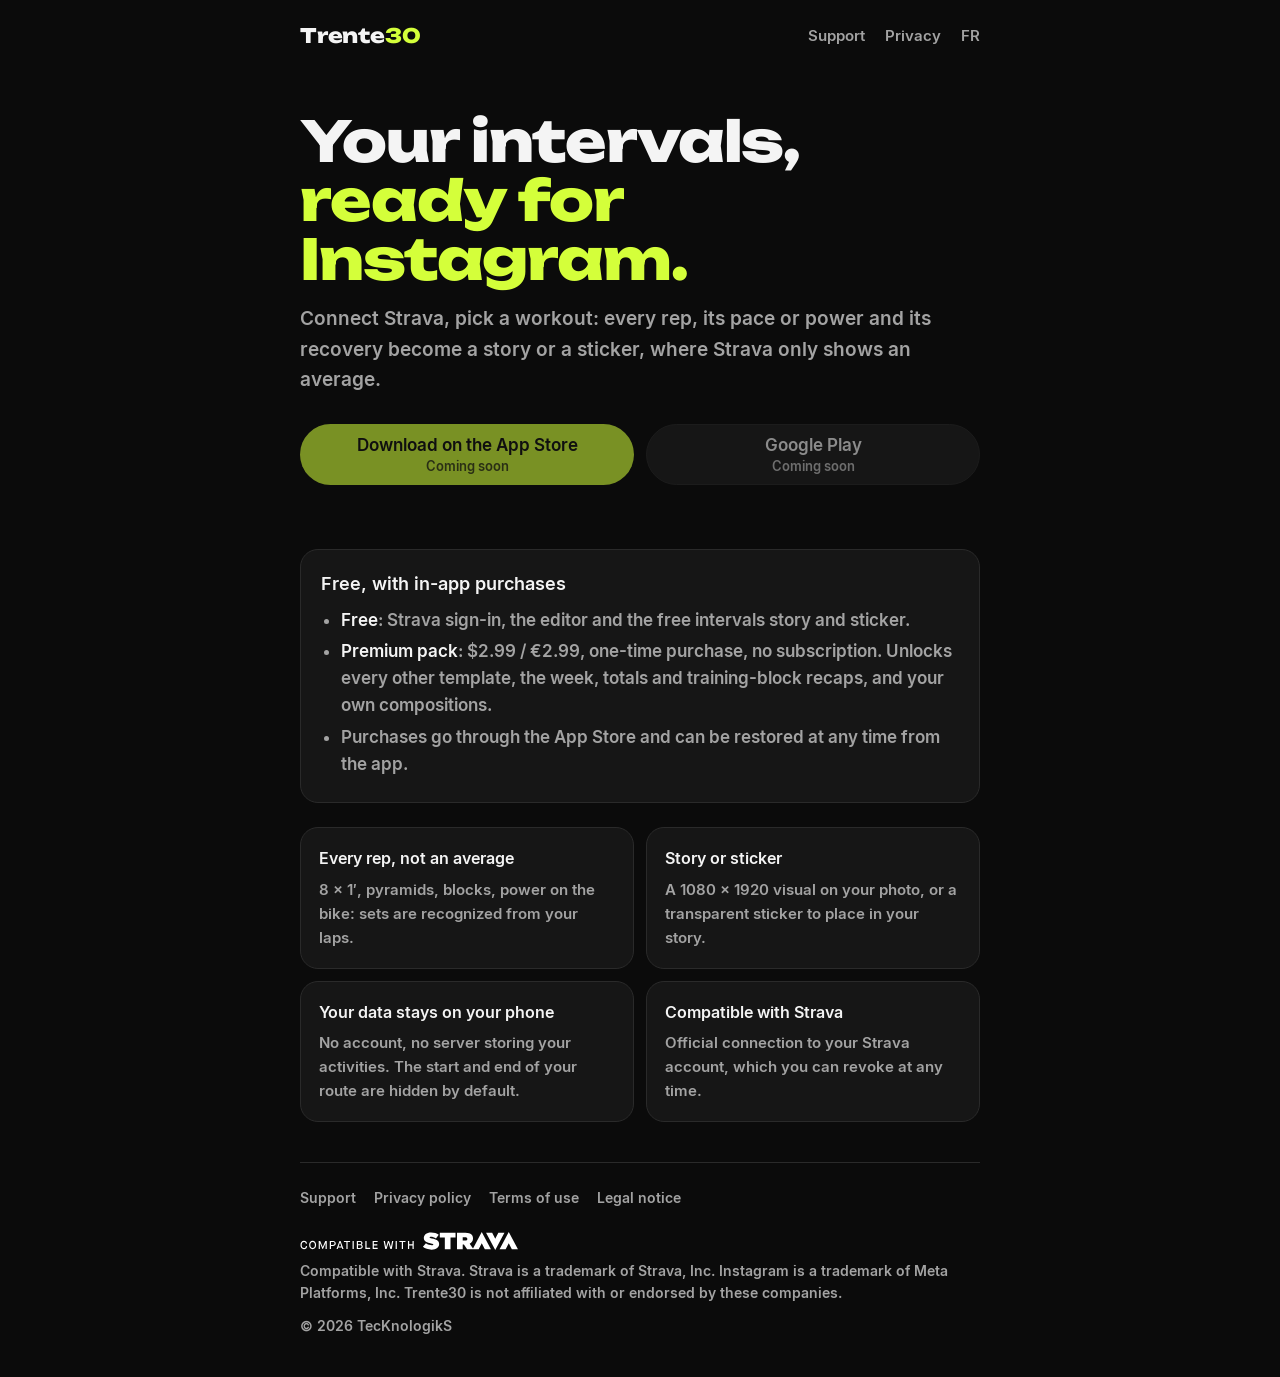
<file: index.html>
<!doctype html>
<html lang="en">
<head>
  <meta charset="utf-8">
  <meta name="viewport" content="width=device-width, initial-scale=1, viewport-fit=cover">
  <title>Trente30 — your intervals, ready for Instagram</title>
  <meta name="description" content="Turn your Strava run or ride into an Instagram visual: every rep, its pace or power, its recovery. Free, in-app purchases.">
  <meta name="theme-color" content="#0b0b0b">
  <meta property="og:title" content="Trente30 — your intervals, ready for Instagram">
  <meta property="og:description" content="Turn your Strava workout into an Instagram visual. Free, in-app purchases.">
  <meta property="og:type" content="website">
  <!-- TODO: once the app is live, add the Smart App Banner: <meta name="apple-itunes-app" content="app-id=APP_STORE_ID"> -->
  <link rel="alternate" hreflang="en" href="https://trente30.tecknologiks.com/">
  <link rel="alternate" hreflang="fr" href="https://trente30.tecknologiks.com/fr/">
  <link rel="alternate" hreflang="x-default" href="https://trente30.tecknologiks.com/">
  <link rel="stylesheet" href="assets/style.css">
</head>
<body>
  <div class="wrap">
    <header class="site">
      <a class="brand" href="./">Trente<span>30</span></a>
      <nav class="site" aria-label="Navigation">
        <a href="support.html">Support</a>
        <a href="privacy.html">Privacy</a>
        <a href="fr/" hreflang="fr" lang="fr">FR</a>
      </nav>
    </header>

    <main>
      <section class="hero">
        <h1>Your intervals,<br><em>ready for Instagram.</em></h1>
        <p class="lead">Connect Strava, pick a workout: every rep, its pace or power and its recovery become a story or a sticker, where Strava only shows an average.</p>

        <div class="stores">
          <!-- TODO: replace href with the App Store URL and, per Apple's marketing guidelines, the official "Download on the App Store" badge. -->
          <a class="button" href="#" aria-disabled="true">Download on the App Store <small>Coming soon</small></a>
          <!-- TODO: Android comes after the iOS MVP; replace with the Google Play URL and the official badge. -->
          <a class="button secondary" href="#" aria-disabled="true">Google Play <small>Coming soon</small></a>
        </div>
      </section>

      <section class="pricing" aria-labelledby="pricing-title">
        <h2 id="pricing-title">Free, with in-app purchases</h2>
        <ul>
          <li><strong>Free</strong>: Strava sign-in, the editor and the free intervals story and sticker.</li>
          <li><strong>Premium pack</strong>: $2.99 / €2.99, one-time purchase, no subscription. Unlocks every other template, the week, totals and training-block recaps, and your own compositions.</li>
          <li>Purchases go through the App Store and can be restored at any time from the app.</li>
        </ul>
      </section>

      <section class="features" aria-label="Features">
        <div class="feature">
          <h3>Every rep, not an average</h3>
          <p>8 × 1′, pyramids, blocks, power on the bike: sets are recognized from your laps.</p>
        </div>
        <div class="feature">
          <h3>Story or sticker</h3>
          <p>A 1080 × 1920 visual on your photo, or a transparent sticker to place in your story.</p>
        </div>
        <div class="feature">
          <h3>Your data stays on your phone</h3>
          <p>No account, no server storing your activities. The start and end of your route are hidden by default.</p>
        </div>
        <div class="feature">
          <h3>Compatible with Strava</h3>
          <p>Official connection to your Strava account, which you can revoke at any time.</p>
        </div>
      </section>
    </main>

    <footer class="site">
      <nav aria-label="Legal links">
        <a href="support.html">Support</a>
        <a href="privacy.html">Privacy policy</a>
        <a href="terms.html">Terms of use</a>
        <a href="legal.html">Legal notice</a>
      </nav>
      <p class="strava-logo-line"><img class="strava-logo" src="assets/strava/api_logo_cptblWith_strava_horiz_white.svg" width="218" height="18" alt="Compatible with Strava"></p>
      <p>Compatible with Strava. Strava is a trademark of Strava, Inc. Instagram is a trademark of Meta Platforms, Inc. Trente30 is not affiliated with or endorsed by these companies.</p>
      <p>© 2026 TecKnologikS</p>
    </footer>
  </div>
</body>
</html>
</file>
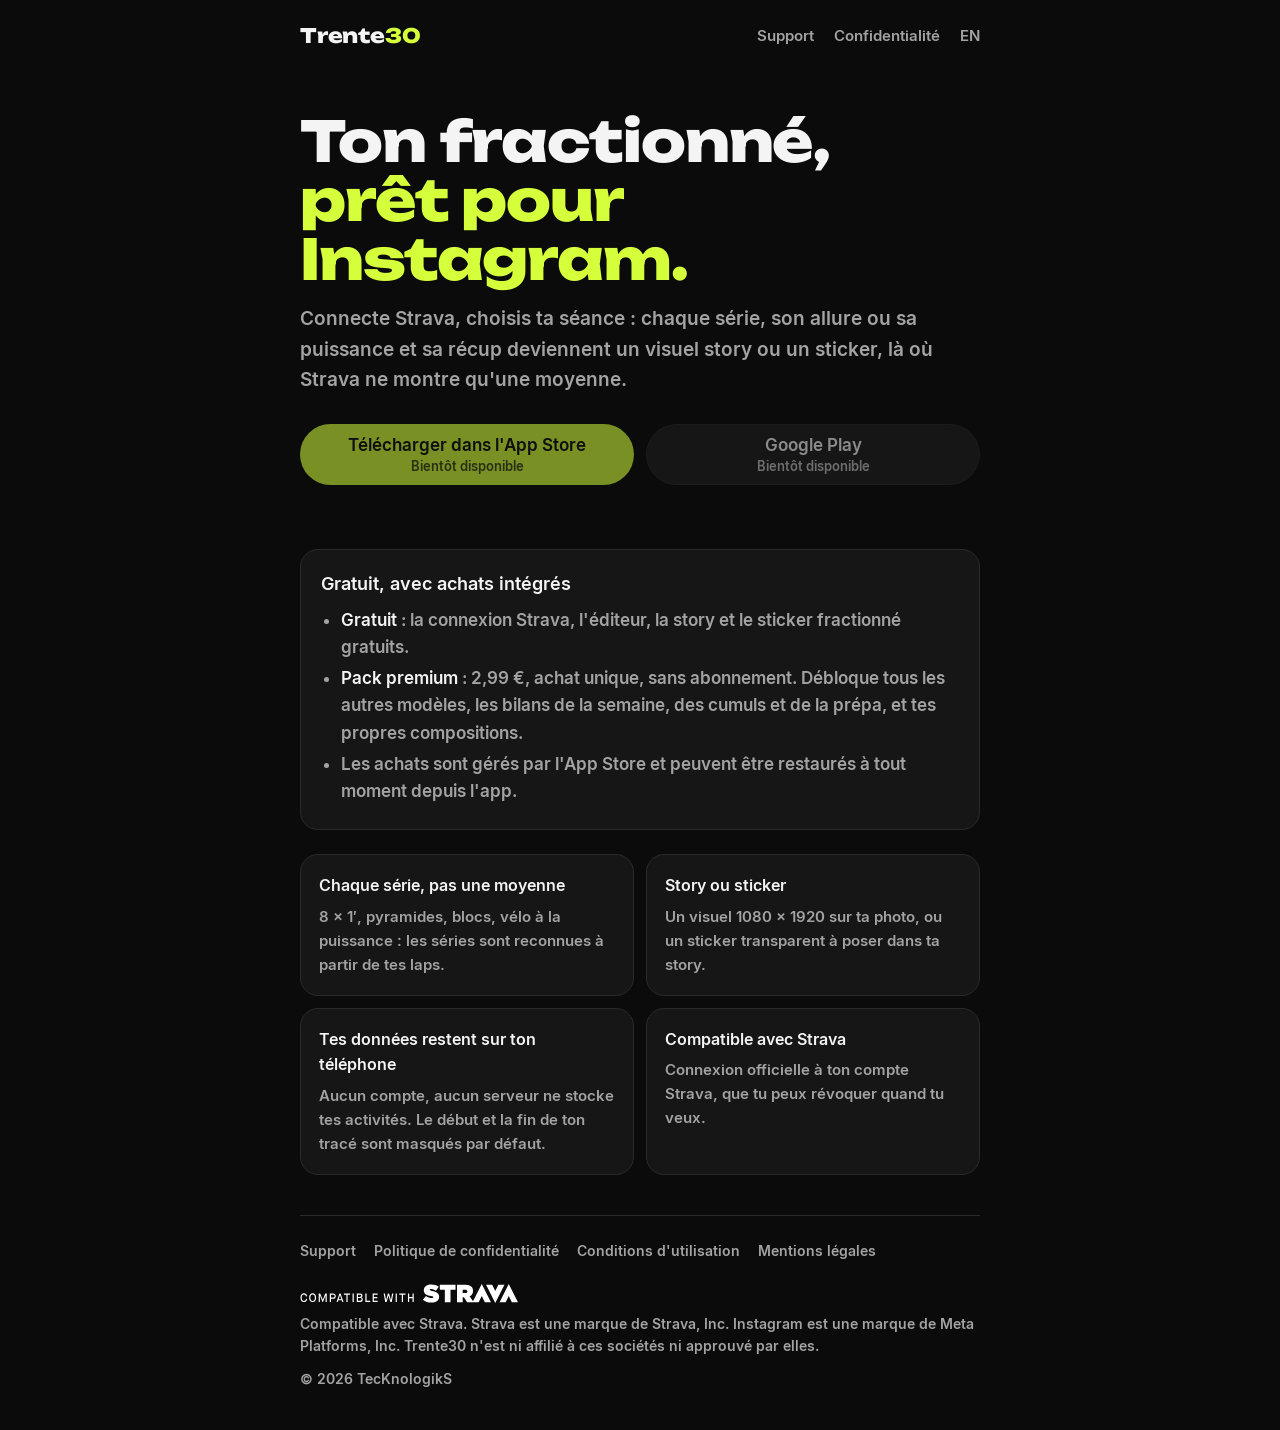
<file: fr/index.html>
<!doctype html>
<html lang="fr">
<head>
  <meta charset="utf-8">
  <meta name="viewport" content="width=device-width, initial-scale=1, viewport-fit=cover">
  <title>Trente30 — ton fractionné, prêt pour Instagram</title>
  <meta name="description" content="Transforme ta séance course ou vélo Strava en visuel Instagram : chaque série, son allure ou sa puissance, sa récup. Gratuit, achats intégrés.">
  <meta name="theme-color" content="#0b0b0b">
  <meta property="og:title" content="Trente30 — ton fractionné, prêt pour Instagram">
  <meta property="og:description" content="Transforme ta séance Strava en visuel Instagram. Gratuit, achats intégrés.">
  <meta property="og:type" content="website">
  <!-- TODO: once the app is live, add the Smart App Banner: <meta name="apple-itunes-app" content="app-id=APP_STORE_ID"> -->
  <link rel="alternate" hreflang="en" href="https://trente30.tecknologiks.com/">
  <link rel="alternate" hreflang="fr" href="https://trente30.tecknologiks.com/fr/">
  <link rel="alternate" hreflang="x-default" href="https://trente30.tecknologiks.com/">
  <link rel="stylesheet" href="../assets/style.css">
</head>
<body>
  <div class="wrap">
    <header class="site">
      <a class="brand" href="./">Trente<span>30</span></a>
      <nav class="site" aria-label="Navigation">
        <a href="support.html">Support</a>
        <a href="confidentialite.html">Confidentialité</a>
        <a href="../" hreflang="en" lang="en">EN</a>
      </nav>
    </header>

    <main>
      <section class="hero">
        <h1>Ton fractionné,<br><em>prêt pour Instagram.</em></h1>
        <p class="lead">Connecte Strava, choisis ta séance : chaque série, son allure ou sa puissance et sa récup deviennent un visuel story ou un sticker, là où Strava ne montre qu'une moyenne.</p>

        <div class="stores">
          <!-- TODO: replace href with the App Store URL and, per Apple's marketing guidelines, the official "Download on the App Store" badge. -->
          <a class="button" href="#" aria-disabled="true">Télécharger dans l'App Store <small>Bientôt disponible</small></a>
          <!-- TODO: Android comes after the iOS MVP; replace with the Google Play URL and the official badge. -->
          <a class="button secondary" href="#" aria-disabled="true">Google Play <small>Bientôt disponible</small></a>
        </div>
      </section>

      <section class="pricing" aria-labelledby="pricing-title">
        <h2 id="pricing-title">Gratuit, avec achats intégrés</h2>
        <ul>
          <li><strong>Gratuit</strong> : la connexion Strava, l'éditeur, la story et le sticker fractionné gratuits.</li>
          <li><strong>Pack premium</strong> : 2,99 €, achat unique, sans abonnement. Débloque tous les autres modèles, les bilans de la semaine, des cumuls et de la prépa, et tes propres compositions.</li>
          <li>Les achats sont gérés par l'App Store et peuvent être restaurés à tout moment depuis l'app.</li>
        </ul>
      </section>

      <section class="features" aria-label="Fonctionnalités">
        <div class="feature">
          <h3>Chaque série, pas une moyenne</h3>
          <p>8 × 1′, pyramides, blocs, vélo à la puissance : les séries sont reconnues à partir de tes laps.</p>
        </div>
        <div class="feature">
          <h3>Story ou sticker</h3>
          <p>Un visuel 1080 × 1920 sur ta photo, ou un sticker transparent à poser dans ta story.</p>
        </div>
        <div class="feature">
          <h3>Tes données restent sur ton téléphone</h3>
          <p>Aucun compte, aucun serveur ne stocke tes activités. Le début et la fin de ton tracé sont masqués par défaut.</p>
        </div>
        <div class="feature">
          <h3>Compatible avec Strava</h3>
          <p>Connexion officielle à ton compte Strava, que tu peux révoquer quand tu veux.</p>
        </div>
      </section>
    </main>

    <footer class="site">
      <nav aria-label="Liens légaux">
        <a href="support.html">Support</a>
        <a href="confidentialite.html">Politique de confidentialité</a>
        <a href="conditions.html">Conditions d'utilisation</a>
        <a href="mentions-legales.html">Mentions légales</a>
      </nav>
      <p class="strava-logo-line"><img class="strava-logo" src="../assets/strava/api_logo_cptblWith_strava_horiz_white.svg" width="218" height="18" alt="Compatible with Strava"></p>
      <p>Compatible avec Strava. Strava est une marque de Strava, Inc. Instagram est une marque de Meta Platforms, Inc. Trente30 n'est ni affilié à ces sociétés ni approuvé par elles.</p>
      <p>© 2026 TecKnologikS</p>
    </footer>
  </div>
</body>
</html>
</file>
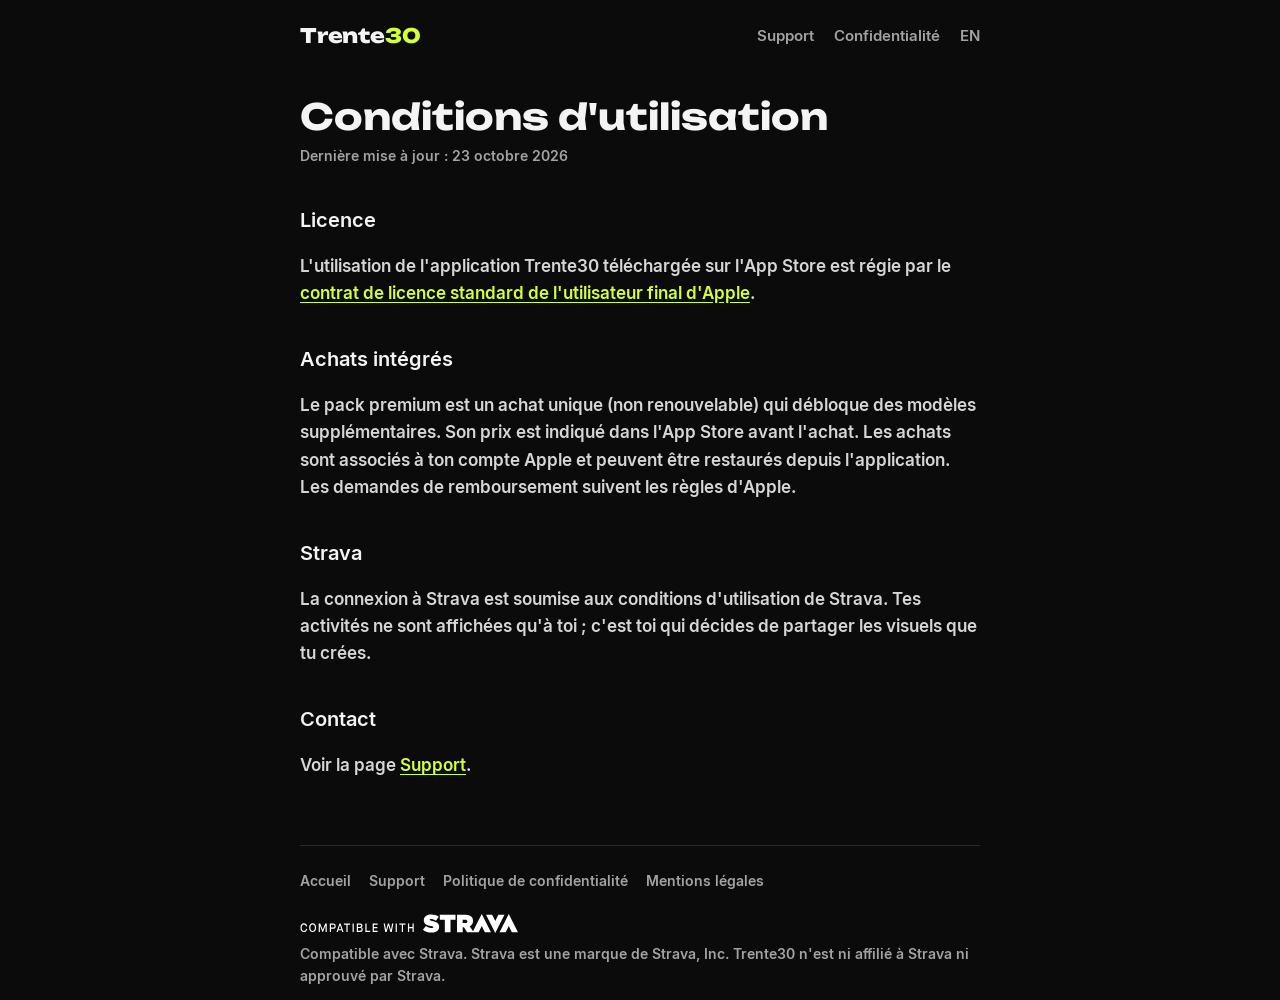
<file: conditions.html>
<!doctype html>
<html lang="fr">
<head>
  <meta charset="utf-8">
  <title>Trente30</title>
  <meta http-equiv="refresh" content="0; url=fr/conditions.html">
  <link rel="canonical" href="https://trente30.tecknologiks.com/fr/conditions.html">
</head>
<body><p><a href="fr/conditions.html">Cette page a déménagé.</a></p></body>
</html>
</file>
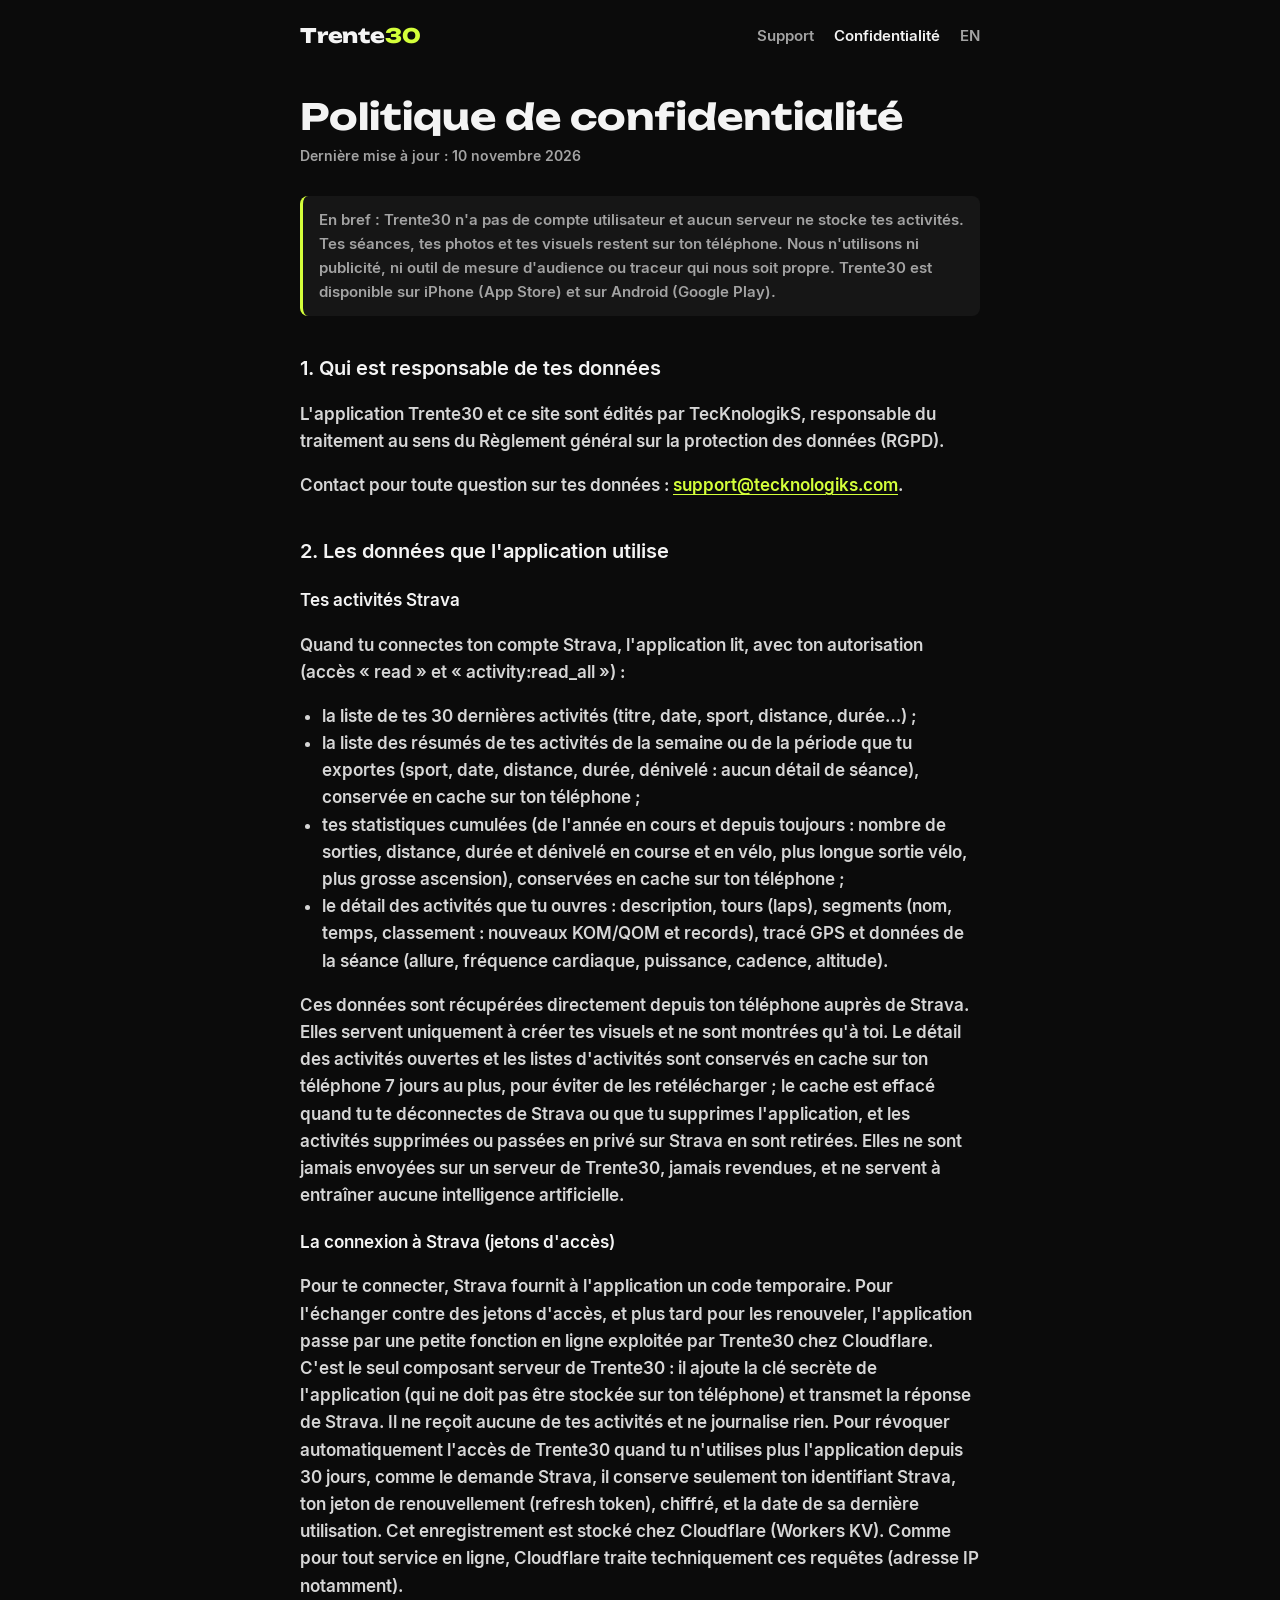
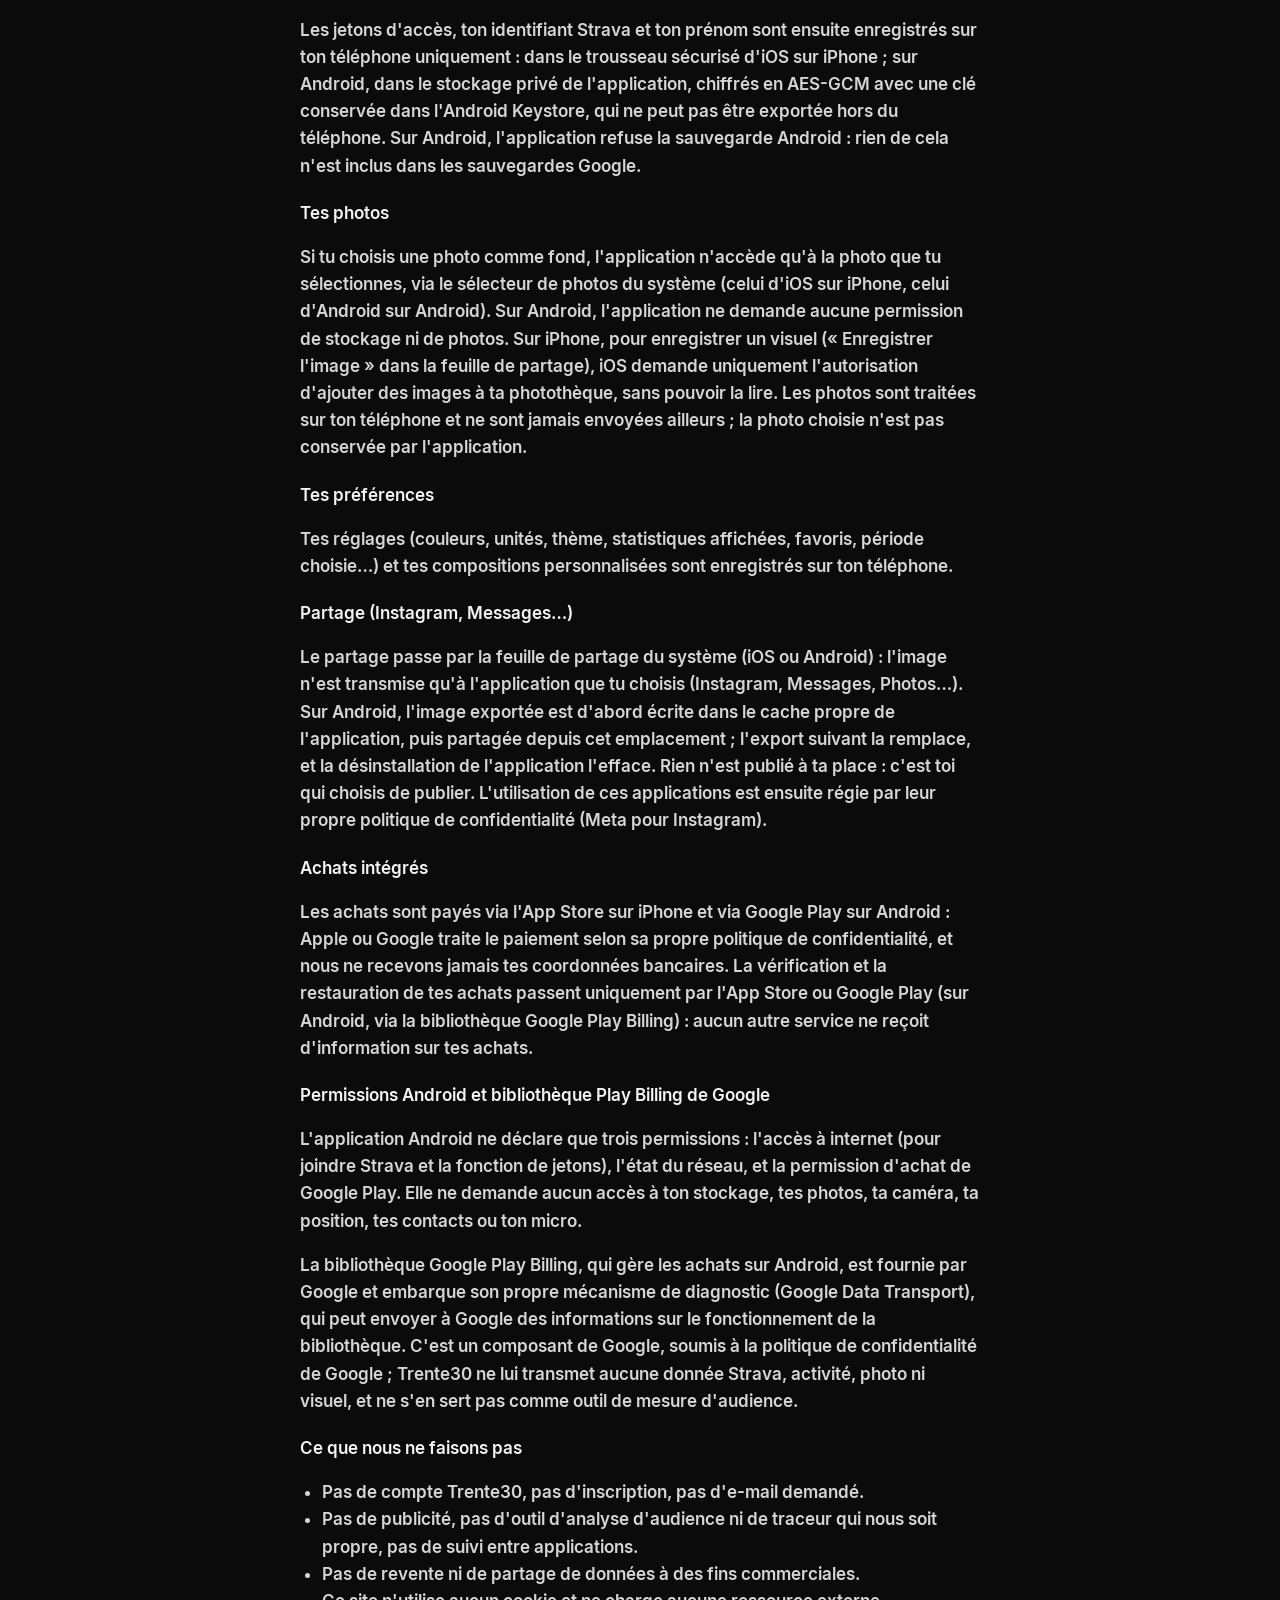
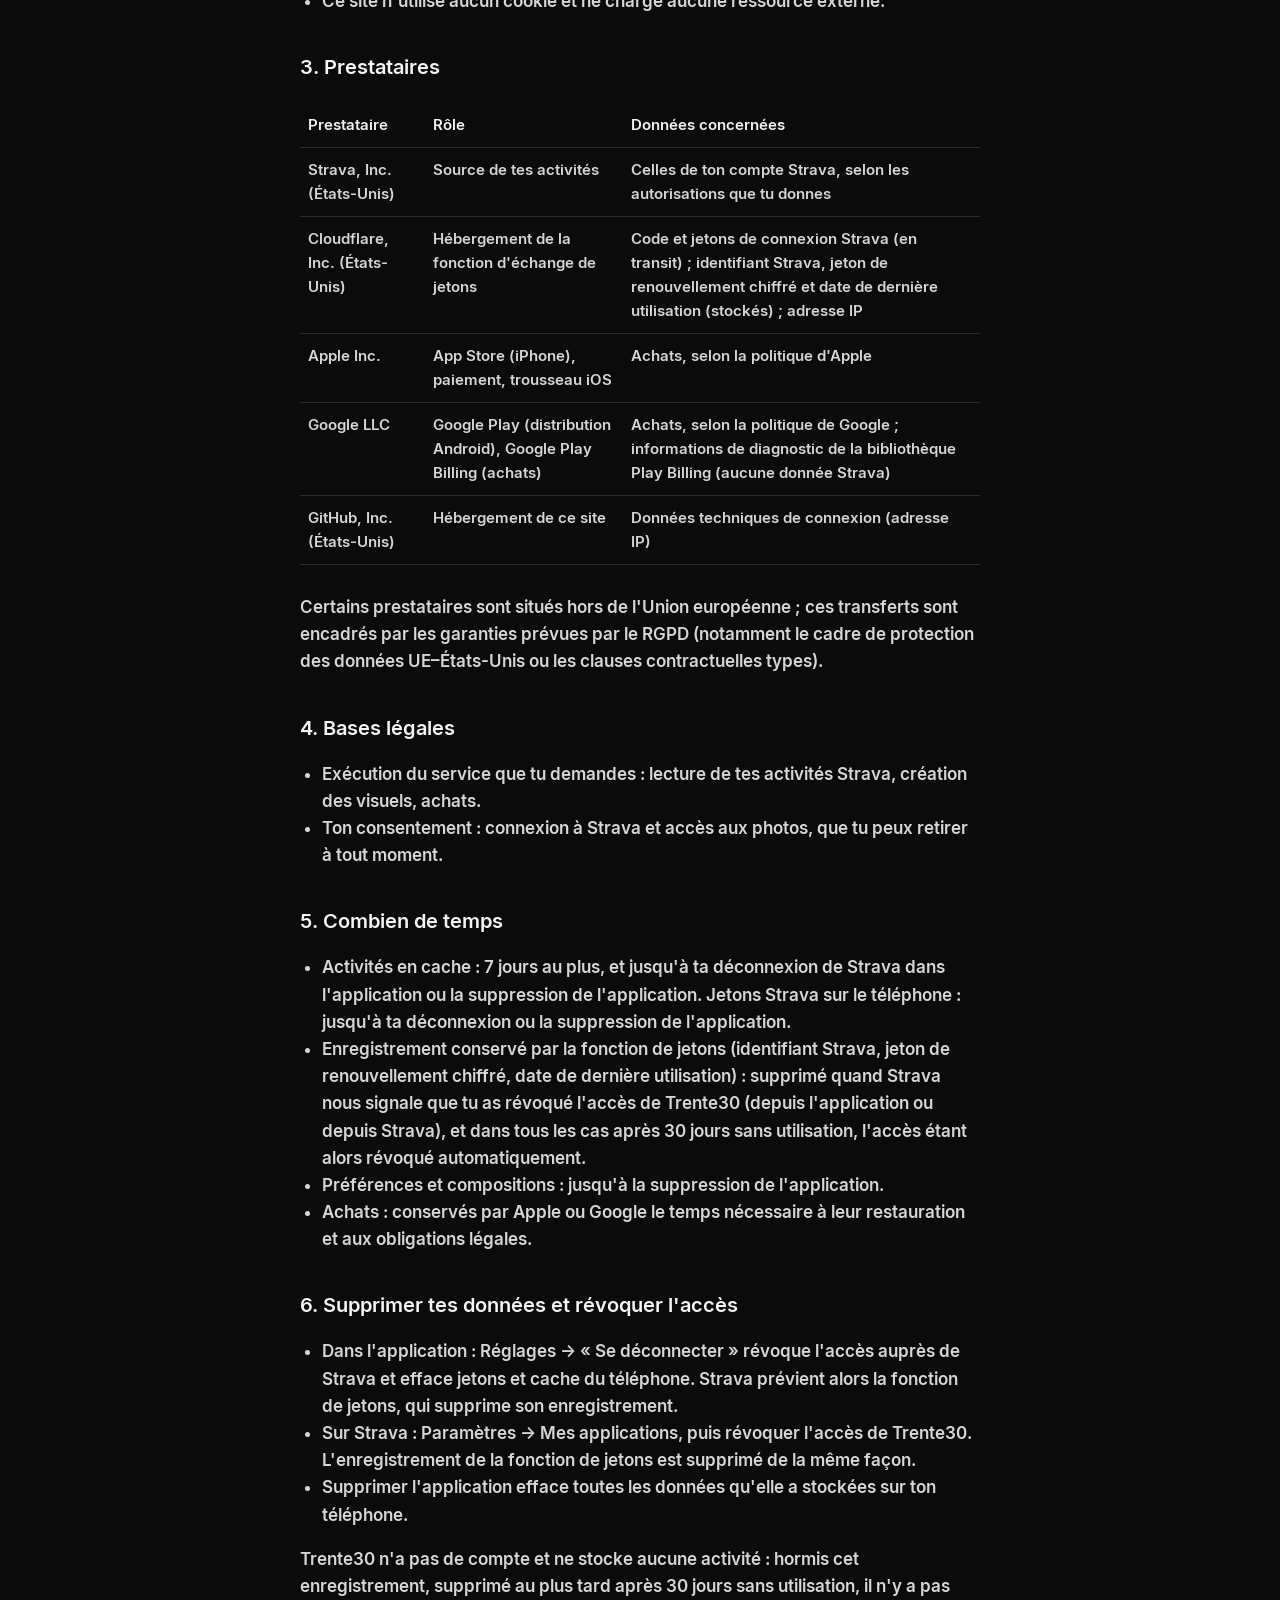
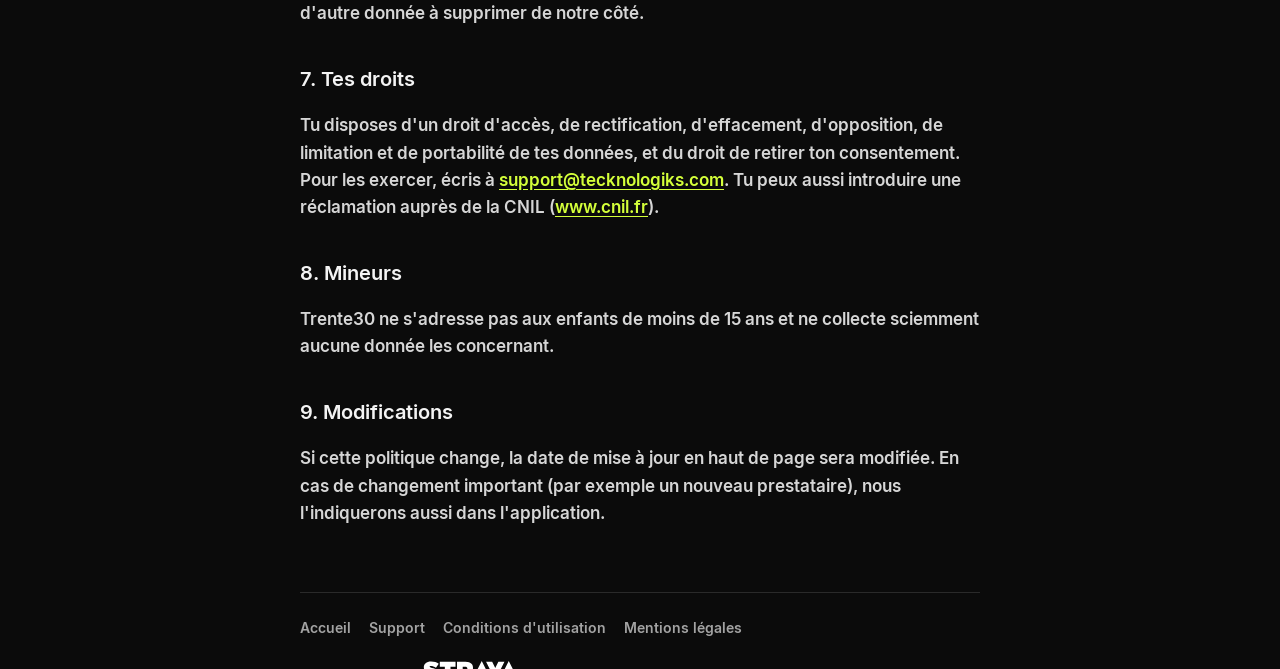
<file: confidentialite.html>
<!doctype html>
<html lang="fr">
<head>
  <meta charset="utf-8">
  <title>Trente30</title>
  <meta http-equiv="refresh" content="0; url=fr/confidentialite.html">
  <link rel="canonical" href="https://trente30.tecknologiks.com/fr/confidentialite.html">
</head>
<body><p><a href="fr/confidentialite.html">Cette page a déménagé.</a></p></body>
</html>
</file>
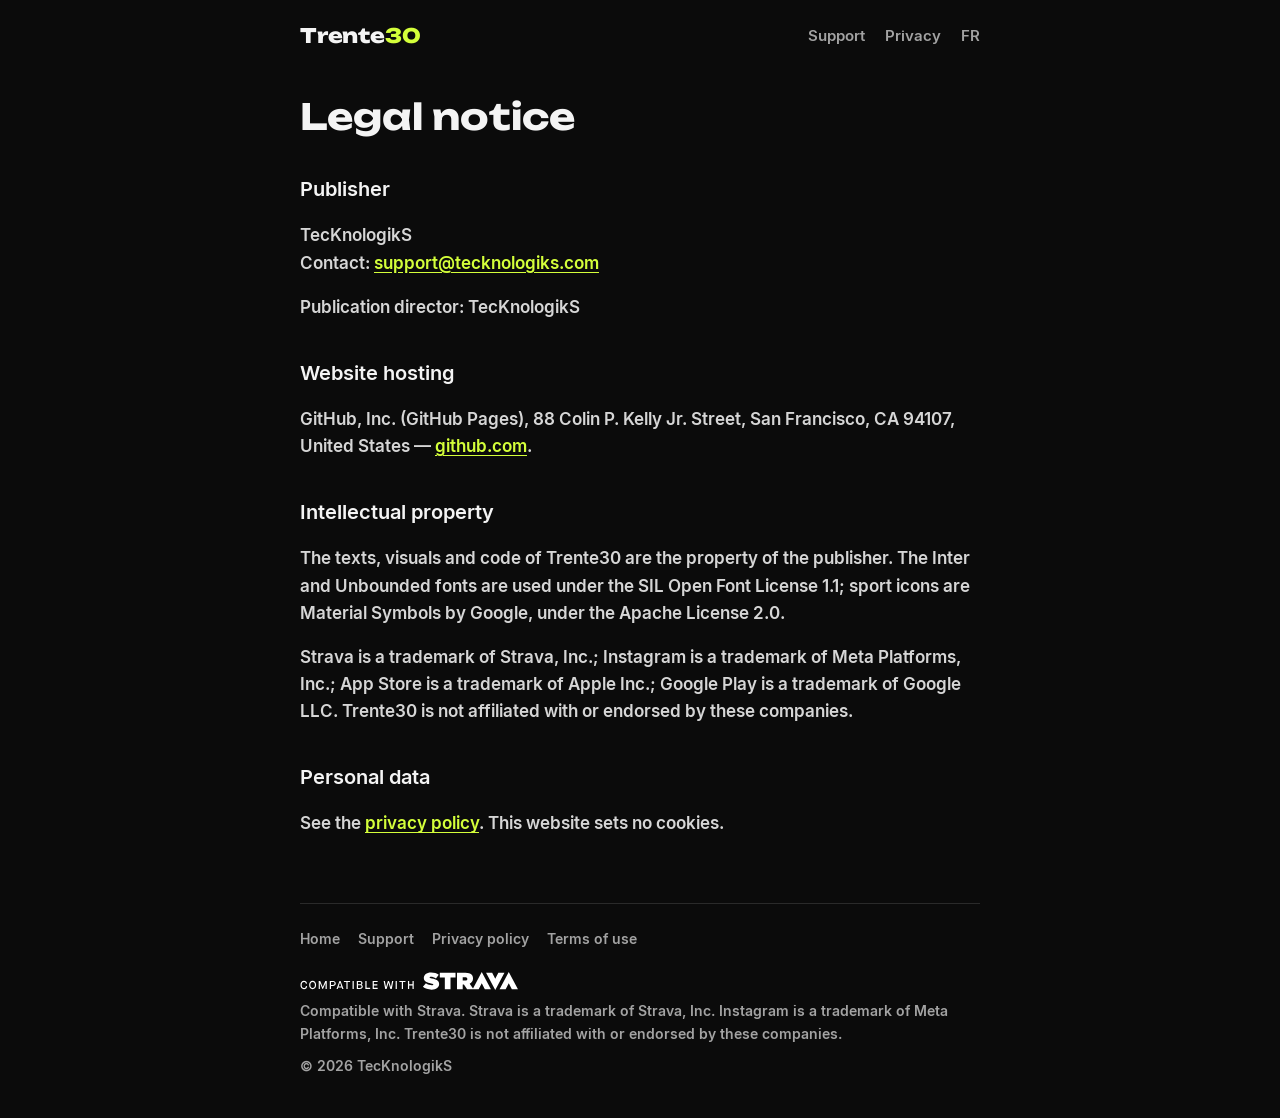
<file: legal.html>
<!doctype html>
<html lang="en">
<head>
  <meta charset="utf-8">
  <meta name="viewport" content="width=device-width, initial-scale=1, viewport-fit=cover">
  <title>Legal notice — Trente30</title>
  <meta name="description" content="Trente30 legal notice: publisher, hosting, trademarks.">
  <meta name="theme-color" content="#0b0b0b">
  <link rel="alternate" hreflang="en" href="https://trente30.tecknologiks.com/legal.html">
  <link rel="alternate" hreflang="fr" href="https://trente30.tecknologiks.com/fr/mentions-legales.html">
  <link rel="alternate" hreflang="x-default" href="https://trente30.tecknologiks.com/legal.html">
  <link rel="stylesheet" href="assets/style.css">
</head>
<body>
  <div class="wrap">
    <header class="site">
      <a class="brand" href="./">Trente<span>30</span></a>
      <nav class="site" aria-label="Navigation">
        <a href="support.html">Support</a>
        <a href="privacy.html">Privacy</a>
        <a href="fr/mentions-legales.html" hreflang="fr" lang="fr">FR</a>
      </nav>
    </header>

    <main class="doc">
      <h1>Legal notice</h1>

      <h2>Publisher</h2>
      <p>
        TecKnologikS<br>
        Contact: <a href="mailto:support@tecknologiks.com">support@tecknologiks.com</a>
      </p>
      <p>Publication director: TecKnologikS</p>

      <h2>Website hosting</h2>
      <p>GitHub, Inc. (GitHub Pages), 88 Colin P. Kelly Jr. Street, San Francisco, CA 94107, United States — <a href="https://github.com">github.com</a>.</p>

      <h2>Intellectual property</h2>
      <p>The texts, visuals and code of Trente30 are the property of the publisher. The Inter and Unbounded fonts are used under the SIL Open Font License 1.1; sport icons are Material Symbols by Google, under the Apache License 2.0.</p>
      <p>Strava is a trademark of Strava, Inc.; Instagram is a trademark of Meta Platforms, Inc.; App Store is a trademark of Apple Inc.; Google Play is a trademark of Google LLC. Trente30 is not affiliated with or endorsed by these companies.</p>

      <h2>Personal data</h2>
      <p>See the <a href="privacy.html">privacy policy</a>. This website sets no cookies.</p>
    </main>

    <footer class="site">
      <nav aria-label="Legal links">
        <a href="./">Home</a>
        <a href="support.html">Support</a>
        <a href="privacy.html">Privacy policy</a>
        <a href="terms.html">Terms of use</a>
      </nav>
      <p class="strava-logo-line"><img class="strava-logo" src="assets/strava/api_logo_cptblWith_strava_horiz_white.svg" width="218" height="18" alt="Compatible with Strava"></p>
      <p>Compatible with Strava. Strava is a trademark of Strava, Inc. Instagram is a trademark of Meta Platforms, Inc. Trente30 is not affiliated with or endorsed by these companies.</p>
      <p>© 2026 TecKnologikS</p>
    </footer>
  </div>
</body>
</html>
</file>
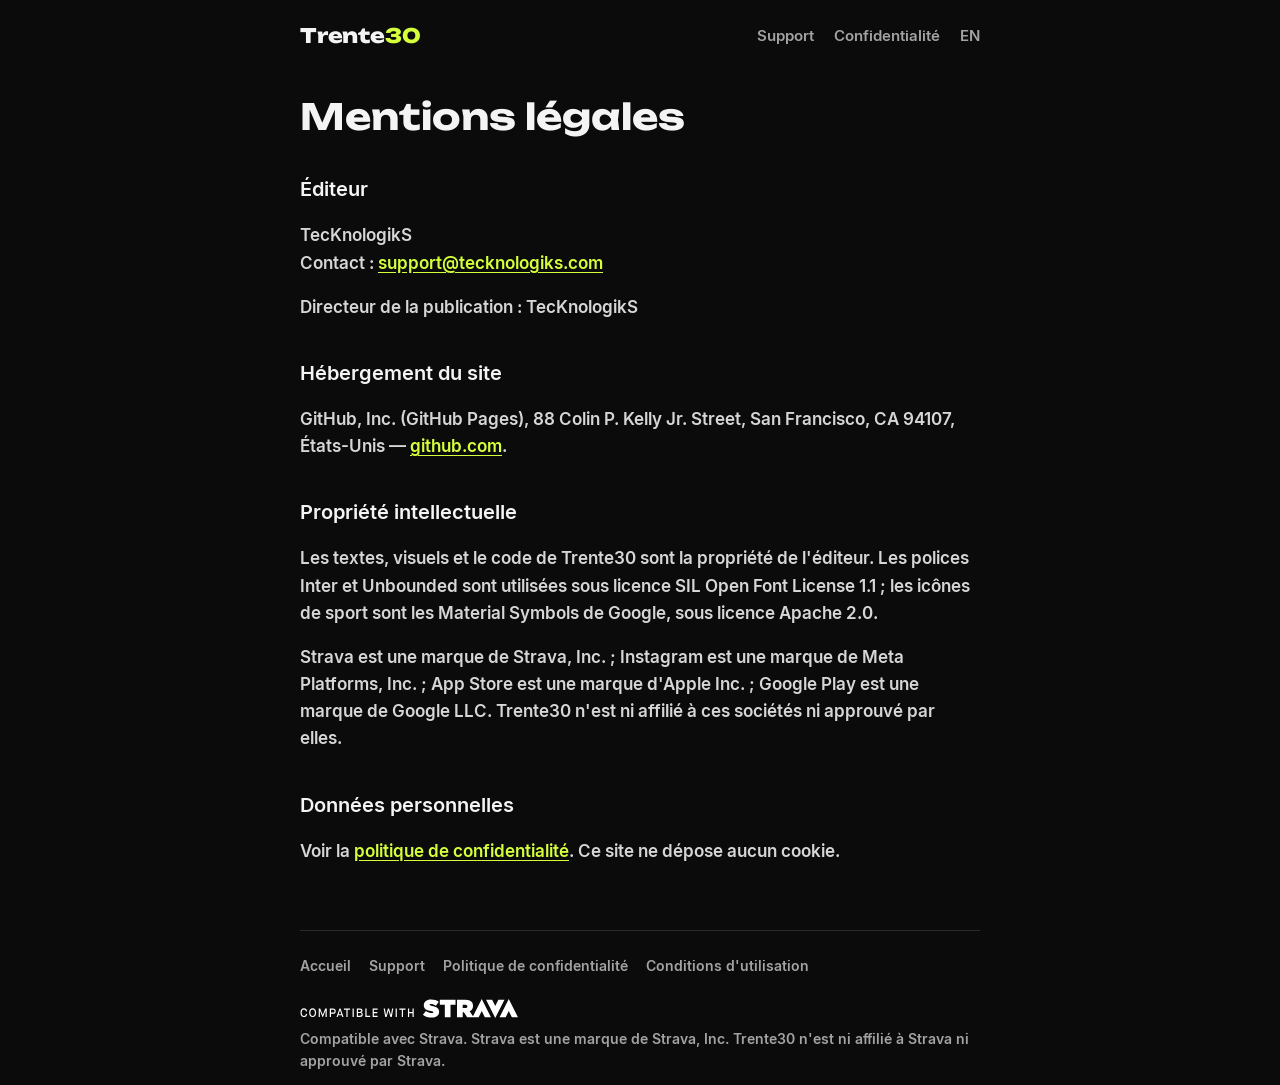
<file: mentions-legales.html>
<!doctype html>
<html lang="fr">
<head>
  <meta charset="utf-8">
  <title>Trente30</title>
  <meta http-equiv="refresh" content="0; url=fr/mentions-legales.html">
  <link rel="canonical" href="https://trente30.tecknologiks.com/fr/mentions-legales.html">
</head>
<body><p><a href="fr/mentions-legales.html">Cette page a déménagé.</a></p></body>
</html>
</file>
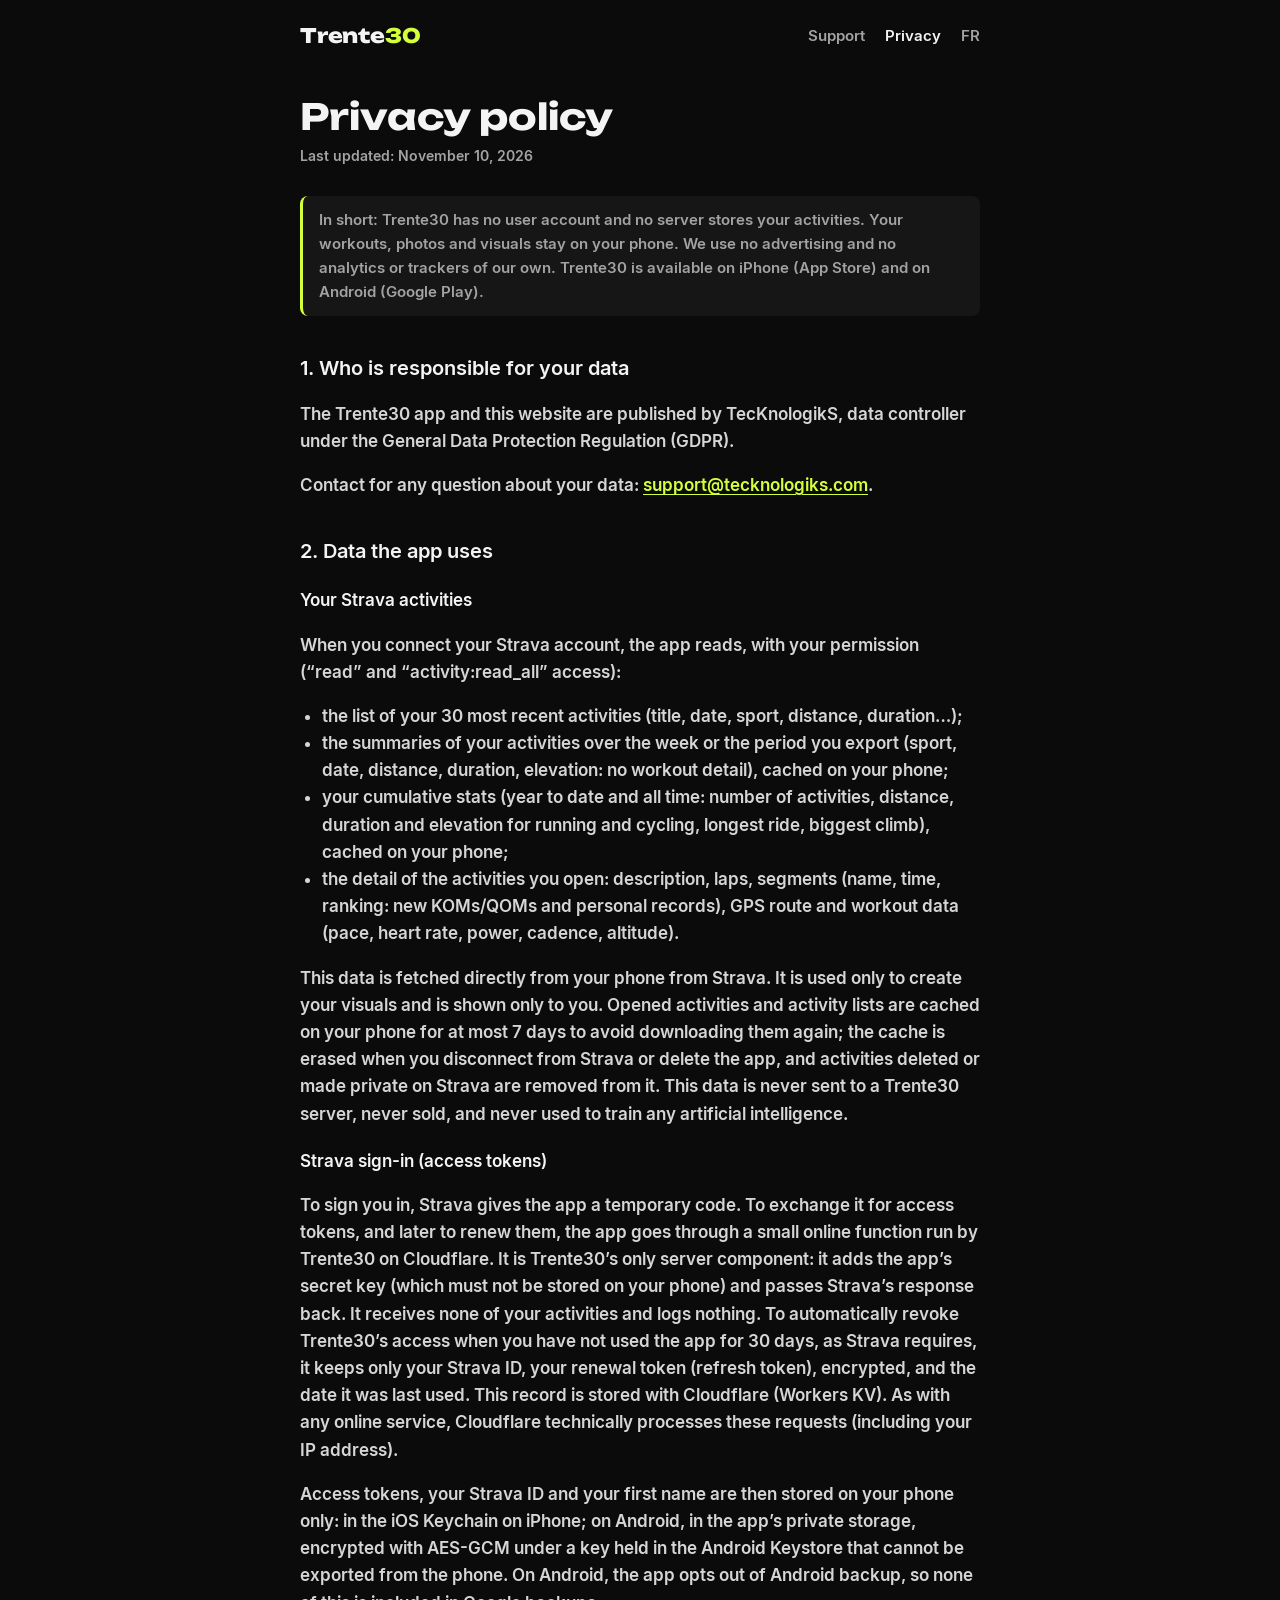
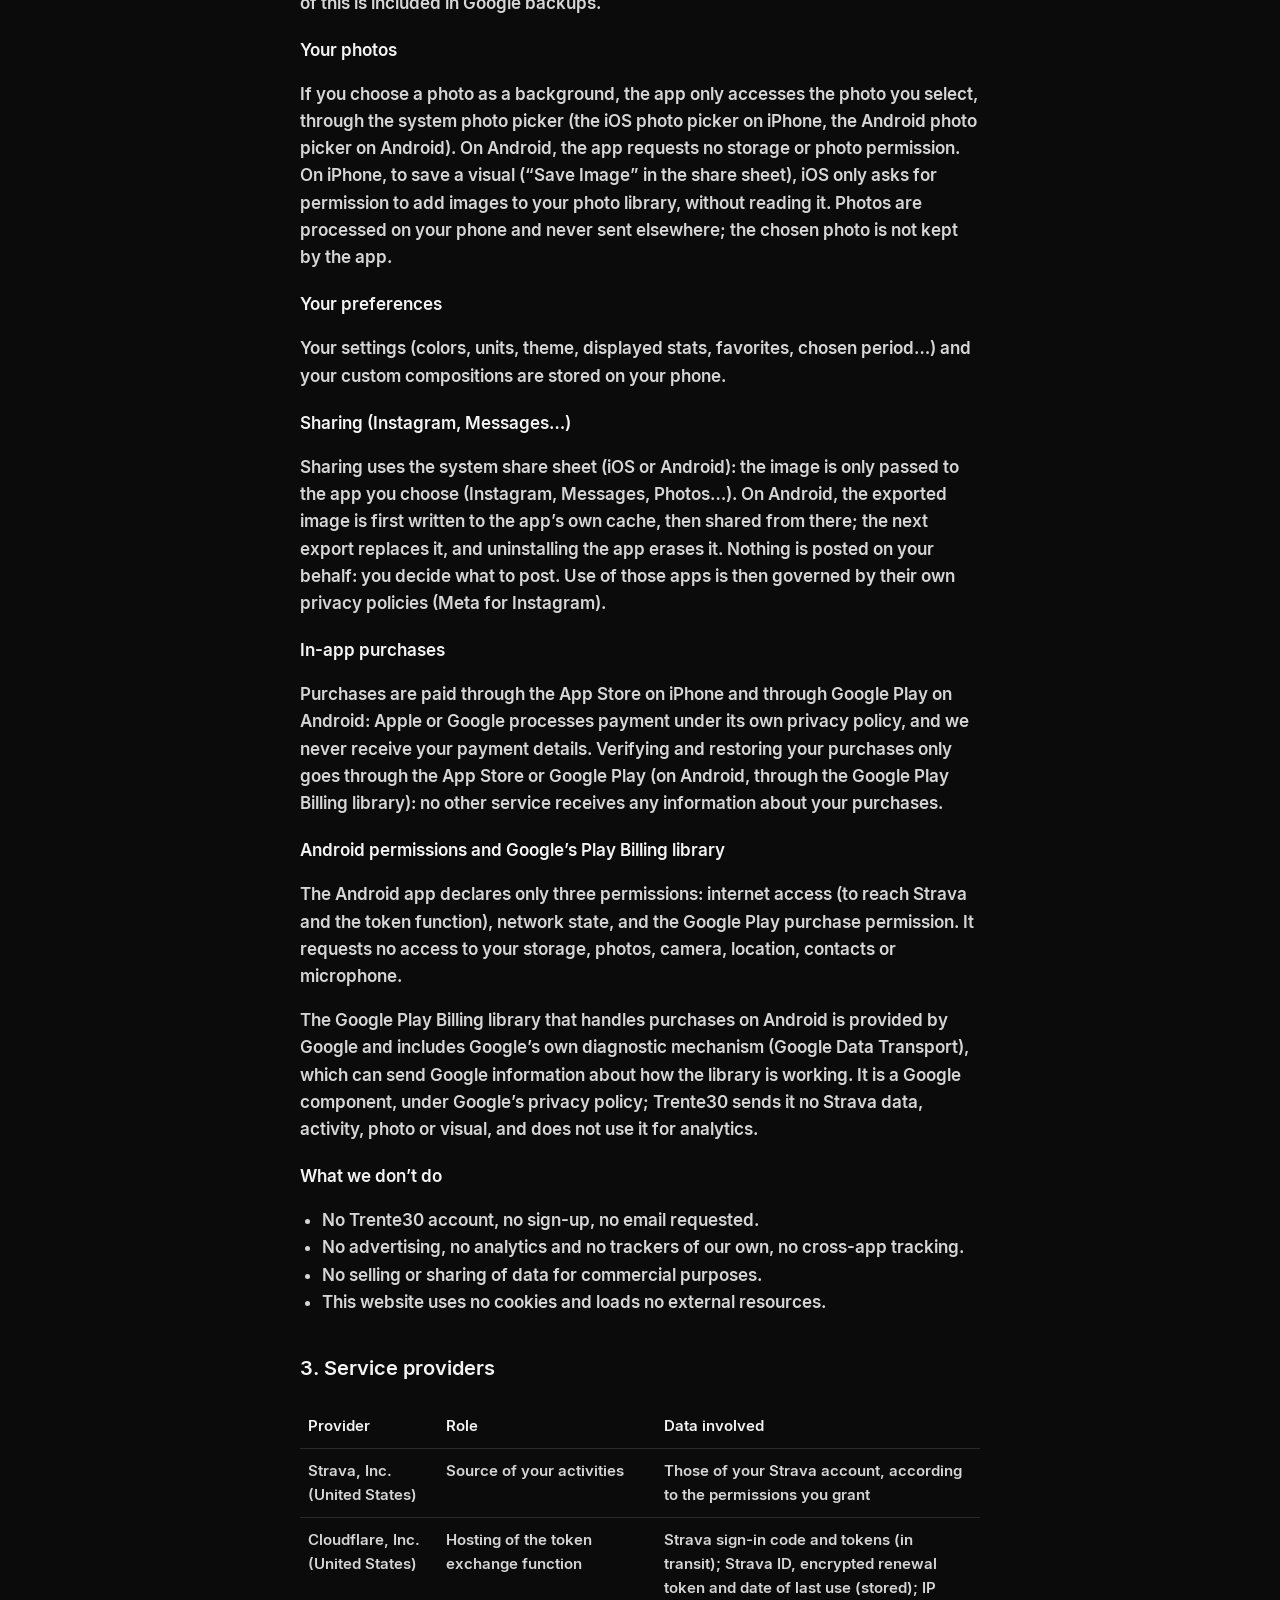
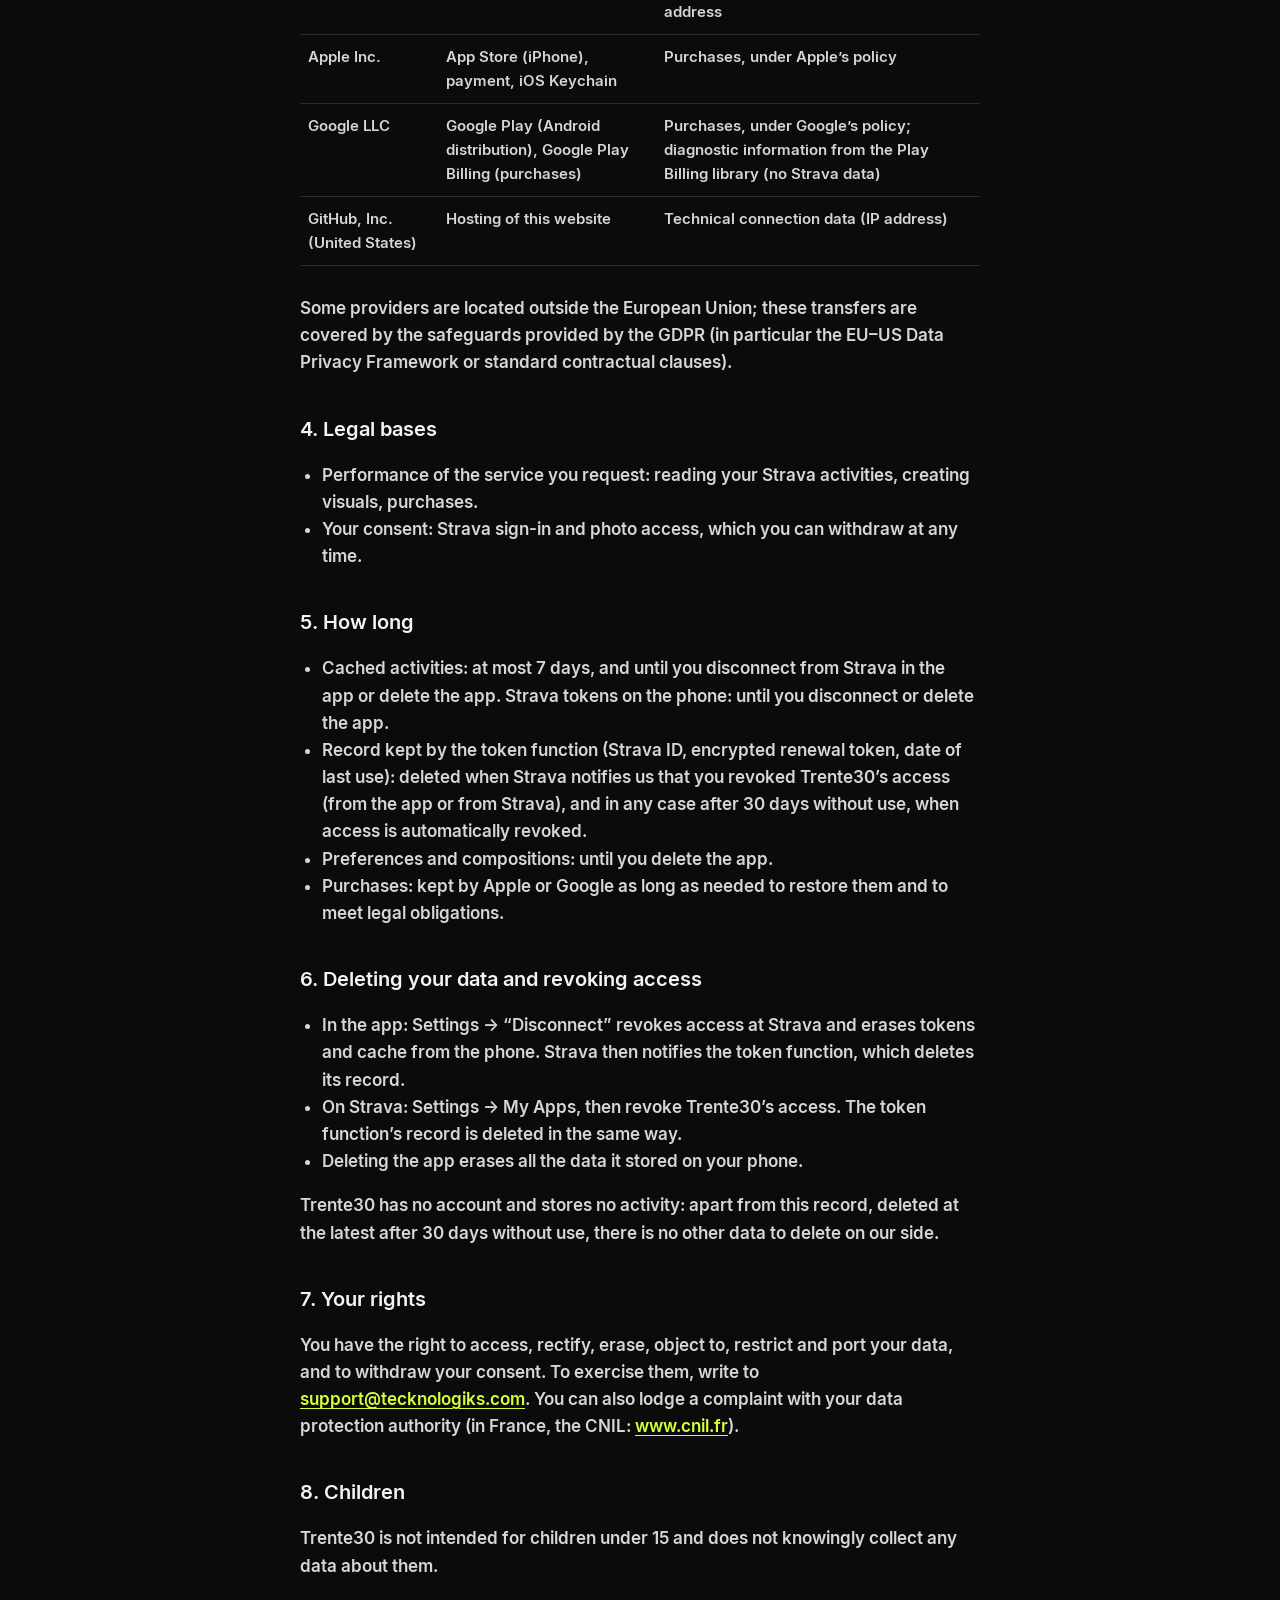
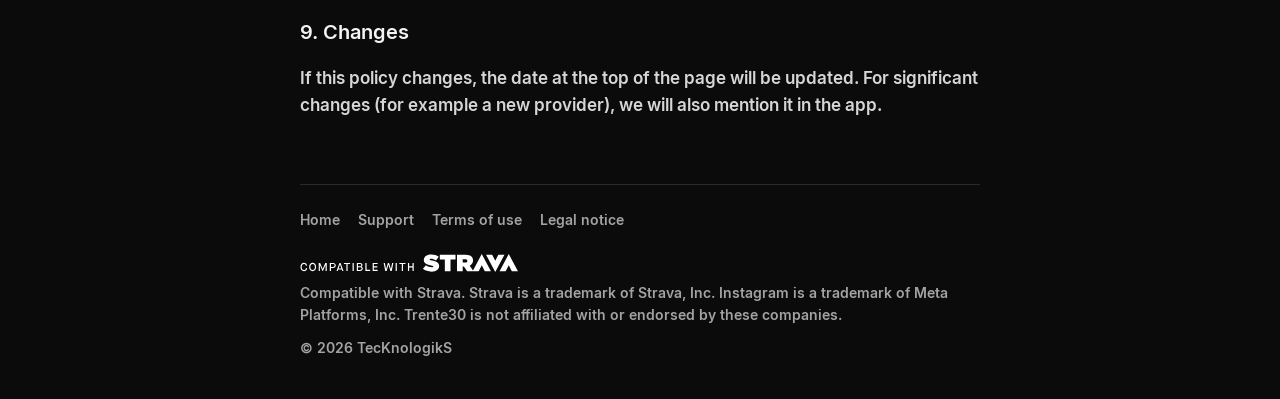
<file: privacy.html>
<!doctype html>
<html lang="en">
<head>
  <meta charset="utf-8">
  <meta name="viewport" content="width=device-width, initial-scale=1, viewport-fit=cover">
  <title>Privacy policy — Trente30</title>
  <meta name="description" content="Trente30 privacy policy: no account, no server storing your activities, Strava data stays on your phone.">
  <meta name="theme-color" content="#0b0b0b">
  <link rel="alternate" hreflang="en" href="https://trente30.tecknologiks.com/privacy.html">
  <link rel="alternate" hreflang="fr" href="https://trente30.tecknologiks.com/fr/confidentialite.html">
  <link rel="alternate" hreflang="x-default" href="https://trente30.tecknologiks.com/privacy.html">
  <link rel="stylesheet" href="assets/style.css">
</head>
<body>
  <div class="wrap">
    <header class="site">
      <a class="brand" href="./">Trente<span>30</span></a>
      <nav class="site" aria-label="Navigation">
        <a href="support.html">Support</a>
        <a href="privacy.html" aria-current="page">Privacy</a>
        <a href="fr/confidentialite.html" hreflang="fr" lang="fr">FR</a>
      </nav>
    </header>

    <main class="doc">
      <h1>Privacy policy</h1>
      <p class="updated">Last updated: November 10, 2026</p>

      <div class="note">In short: Trente30 has no user account and no server stores your activities. Your workouts, photos and visuals stay on your phone. We use no advertising and no analytics or trackers of our own. Trente30 is available on iPhone (App Store) and on Android (Google Play).</div>

      <h2>1. Who is responsible for your data</h2>
      <p>The Trente30 app and this website are published by TecKnologikS, data controller under the General Data Protection Regulation (GDPR).</p>
      <p>Contact for any question about your data: <a href="mailto:support@tecknologiks.com">support@tecknologiks.com</a>.</p>

      <h2>2. Data the app uses</h2>

      <h3>Your Strava activities</h3>
      <p>When you connect your Strava account, the app reads, with your permission (“read” and “activity:read_all” access):</p>
      <ul>
        <li>the list of your 30 most recent activities (title, date, sport, distance, duration…);</li>
        <li>the summaries of your activities over the week or the period you export (sport, date, distance, duration, elevation: no workout detail), cached on your phone;</li>
        <li>your cumulative stats (year to date and all time: number of activities, distance, duration and elevation for running and cycling, longest ride, biggest climb), cached on your phone;</li>
        <li>the detail of the activities you open: description, laps, segments (name, time, ranking: new KOMs/QOMs and personal records), GPS route and workout data (pace, heart rate, power, cadence, altitude).</li>
      </ul>
      <p>This data is fetched <strong>directly from your phone</strong> from Strava. It is used only to create your visuals and is shown only to you. Opened activities and activity lists are cached <strong>on your phone</strong> for at most 7 days to avoid downloading them again; the cache is erased when you disconnect from Strava or delete the app, and activities deleted or made private on Strava are removed from it. This data is never sent to a Trente30 server, never sold, and never used to train any artificial intelligence.</p>

      <h3>Strava sign-in (access tokens)</h3>
      <p>To sign you in, Strava gives the app a temporary code. To exchange it for access tokens, and later to renew them, the app goes through a small online function run by Trente30 on Cloudflare. It is Trente30’s only server component: it adds the app’s secret key (which must not be stored on your phone) and passes Strava’s response back. It receives none of your activities and logs nothing. To automatically revoke Trente30’s access when you have not used the app for 30 days, as Strava requires, it keeps only your Strava ID, your renewal token (refresh token), <strong>encrypted</strong>, and the date it was last used. This record is stored with Cloudflare (Workers KV). As with any online service, Cloudflare technically processes these requests (including your IP address).</p>
      <p>Access tokens, your Strava ID and your first name are then stored on your phone only: in the iOS Keychain on iPhone; on Android, in the app’s private storage, encrypted with AES-GCM under a key held in the Android Keystore that cannot be exported from the phone. On Android, the app opts out of Android backup, so none of this is included in Google backups.</p>

      <h3>Your photos</h3>
      <p>If you choose a photo as a background, the app only accesses the photo you select, through the system photo picker (the iOS photo picker on iPhone, the Android photo picker on Android). On Android, the app requests no storage or photo permission. On iPhone, to save a visual (“Save Image” in the share sheet), iOS only asks for permission to <strong>add</strong> images to your photo library, without reading it. Photos are processed on your phone and never sent elsewhere; the chosen photo is not kept by the app.</p>

      <h3>Your preferences</h3>
      <p>Your settings (colors, units, theme, displayed stats, favorites, chosen period…) and your custom compositions are stored on your phone.</p>

      <h3>Sharing (Instagram, Messages…)</h3>
      <p>Sharing uses the system share sheet (iOS or Android): the image is only passed to the app you choose (Instagram, Messages, Photos…). On Android, the exported image is first written to the app’s own cache, then shared from there; the next export replaces it, and uninstalling the app erases it. Nothing is posted on your behalf: you decide what to post. Use of those apps is then governed by their own privacy policies (Meta for Instagram).</p>

      <h3>In-app purchases</h3>
      <p>Purchases are paid through the App Store on iPhone and through Google Play on Android: Apple or Google processes payment under its own privacy policy, and we never receive your payment details. Verifying and restoring your purchases only goes through the App Store or Google Play (on Android, through the Google Play Billing library): no other service receives any information about your purchases.</p>
      <!-- TODO: once the Google Play listing is published, link it here (and add the policy URL in the Play Console). No Google Play listing exists yet. -->

      <h3>Android permissions and Google’s Play Billing library</h3>
      <p>The Android app declares only three permissions: internet access (to reach Strava and the token function), network state, and the Google Play purchase permission. It requests no access to your storage, photos, camera, location, contacts or microphone.</p>
      <p>The Google Play Billing library that handles purchases on Android is provided by Google and includes Google’s own diagnostic mechanism (Google Data Transport), which can send Google information about how the library is working. It is a Google component, under Google’s privacy policy; Trente30 sends it no Strava data, activity, photo or visual, and does not use it for analytics.</p>

      <h3>What we don’t do</h3>
      <ul>
        <li>No Trente30 account, no sign-up, no email requested.</li>
        <li>No advertising, no analytics and no trackers of our own, no cross-app tracking.</li>
        <li>No selling or sharing of data for commercial purposes.</li>
        <li>This website uses no cookies and loads no external resources.</li>
      </ul>

      <h2>3. Service providers</h2>
      <div class="table-scroll">
        <table>
          <thead><tr><th>Provider</th><th>Role</th><th>Data involved</th></tr></thead>
          <tbody>
            <tr><td>Strava, Inc. (United States)</td><td>Source of your activities</td><td>Those of your Strava account, according to the permissions you grant</td></tr>
            <tr><td>Cloudflare, Inc. (United States)</td><td>Hosting of the token exchange function</td><td>Strava sign-in code and tokens (in transit); Strava ID, encrypted renewal token and date of last use (stored); IP address</td></tr>
            <tr><td>Apple Inc.</td><td>App Store (iPhone), payment, iOS Keychain</td><td>Purchases, under Apple’s policy</td></tr>
            <tr><td>Google LLC</td><td>Google Play (Android distribution), Google Play Billing (purchases)</td><td>Purchases, under Google’s policy; diagnostic information from the Play Billing library (no Strava data)</td></tr>
            <tr><td>GitHub, Inc. (United States)</td><td>Hosting of this website</td><td>Technical connection data (IP address)</td></tr>
          </tbody>
        </table>
      </div>
      <p>Some providers are located outside the European Union; these transfers are covered by the safeguards provided by the GDPR (in particular the EU–US Data Privacy Framework or standard contractual clauses).</p>

      <h2>4. Legal bases</h2>
      <ul>
        <li><strong>Performance of the service you request</strong>: reading your Strava activities, creating visuals, purchases.</li>
        <li><strong>Your consent</strong>: Strava sign-in and photo access, which you can withdraw at any time.</li>
      </ul>

      <h2>5. How long</h2>
      <ul>
        <li>Cached activities: at most 7 days, and until you disconnect from Strava in the app or delete the app. Strava tokens on the phone: until you disconnect or delete the app.</li>
        <li>Record kept by the token function (Strava ID, encrypted renewal token, date of last use): deleted when Strava notifies us that you revoked Trente30’s access (from the app or from Strava), and in any case after 30 days without use, when access is automatically revoked.</li>
        <li>Preferences and compositions: until you delete the app.</li>
        <li>Purchases: kept by Apple or Google as long as needed to restore them and to meet legal obligations.</li>
      </ul>

      <h2>6. Deleting your data and revoking access</h2>
      <ul>
        <li>In the app: Settings → “Disconnect” revokes access at Strava and erases tokens and cache from the phone. Strava then notifies the token function, which deletes its record.</li>
        <li>On Strava: Settings → My Apps, then revoke Trente30’s access. The token function’s record is deleted in the same way.</li>
        <li>Deleting the app erases all the data it stored on your phone.</li>
      </ul>
      <p>Trente30 has no account and stores no activity: apart from this record, deleted at the latest after 30 days without use, there is no other data to delete on our side.</p>

      <h2>7. Your rights</h2>
      <p>You have the right to access, rectify, erase, object to, restrict and port your data, and to withdraw your consent. To exercise them, write to <a href="mailto:support@tecknologiks.com">support@tecknologiks.com</a>. You can also lodge a complaint with your data protection authority (in France, the CNIL: <a href="https://www.cnil.fr">www.cnil.fr</a>).</p>

      <h2>8. Children</h2>
      <p>Trente30 is not intended for children under 15 and does not knowingly collect any data about them.</p>

      <h2>9. Changes</h2>
      <p>If this policy changes, the date at the top of the page will be updated. For significant changes (for example a new provider), we will also mention it in the app.</p>
    </main>

    <footer class="site">
      <nav aria-label="Legal links">
        <a href="./">Home</a>
        <a href="support.html">Support</a>
        <a href="terms.html">Terms of use</a>
        <a href="legal.html">Legal notice</a>
      </nav>
      <p class="strava-logo-line"><img class="strava-logo" src="assets/strava/api_logo_cptblWith_strava_horiz_white.svg" width="218" height="18" alt="Compatible with Strava"></p>
      <p>Compatible with Strava. Strava is a trademark of Strava, Inc. Instagram is a trademark of Meta Platforms, Inc. Trente30 is not affiliated with or endorsed by these companies.</p>
      <p>© 2026 TecKnologikS</p>
    </footer>
  </div>
</body>
</html>
</file>
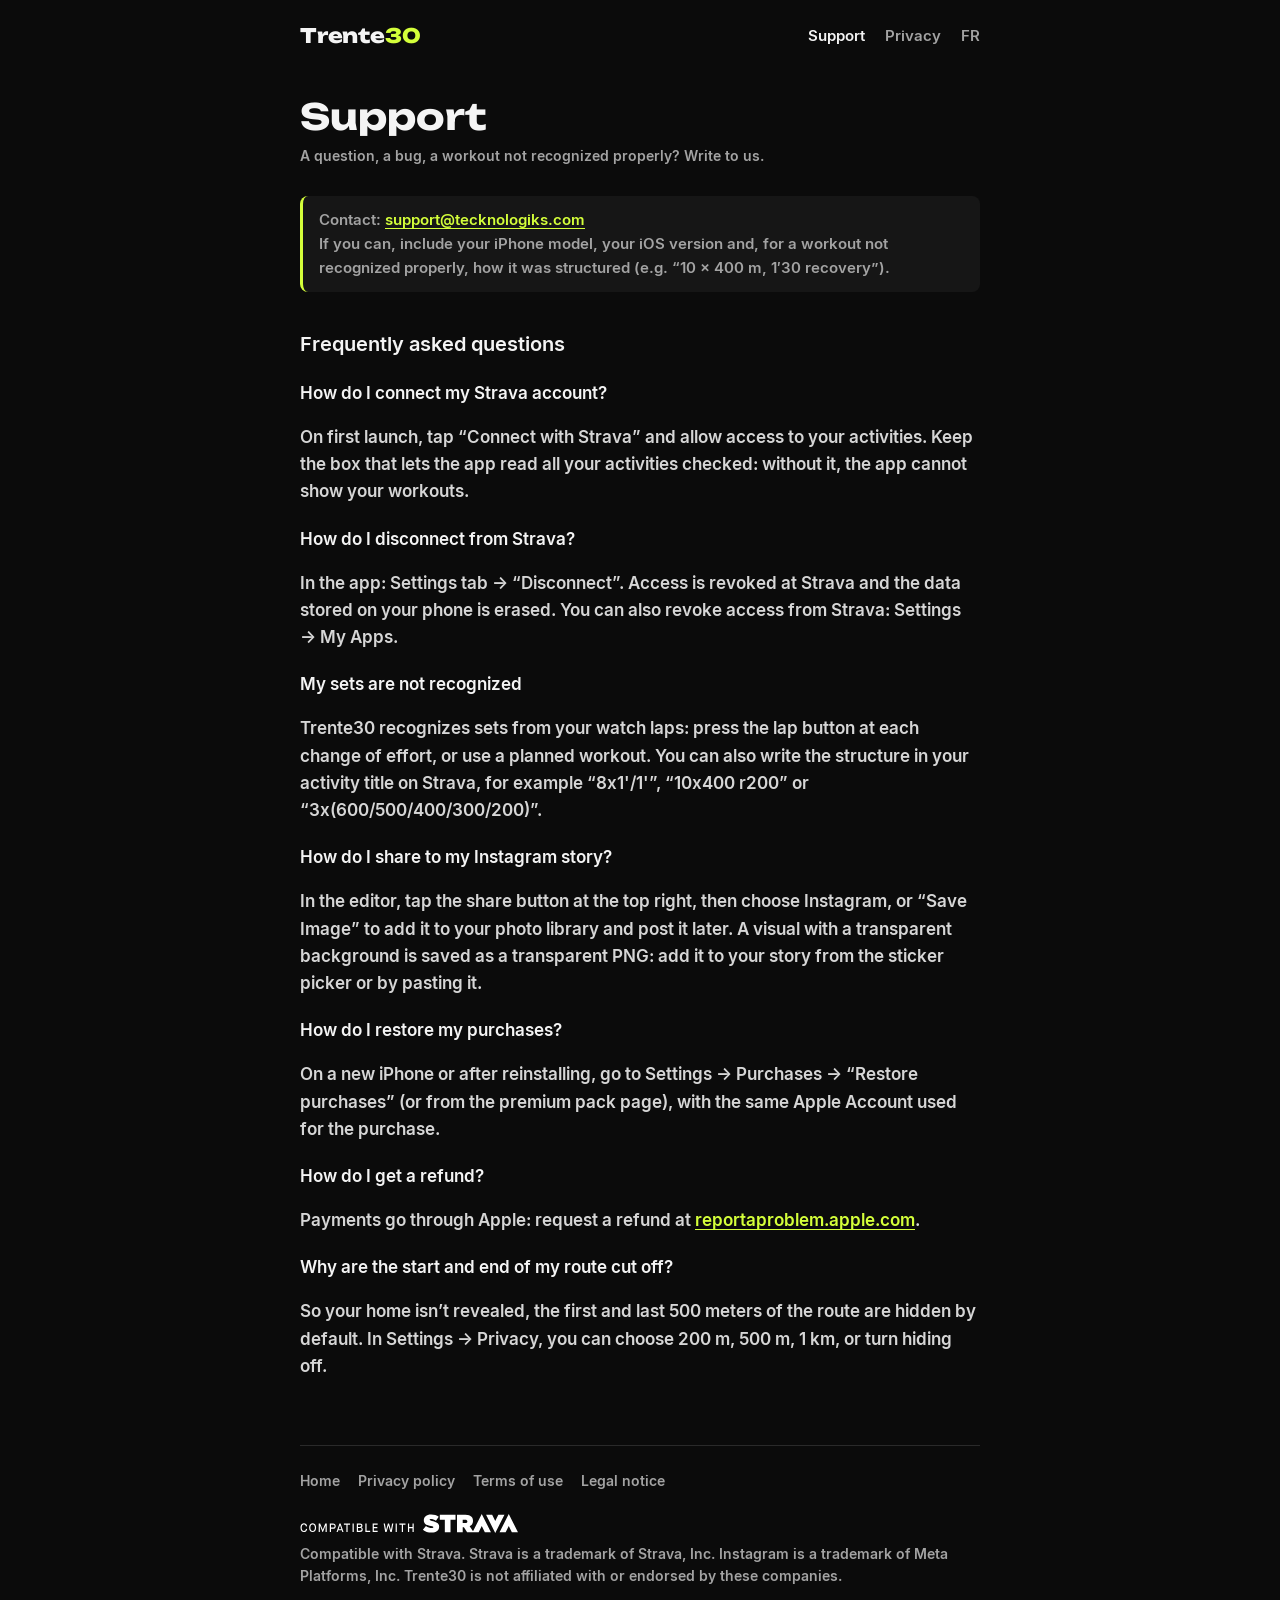
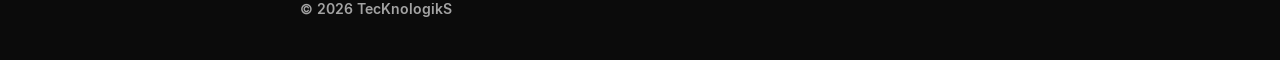
<file: support.html>
<!doctype html>
<html lang="en">
<head>
  <meta charset="utf-8">
  <meta name="viewport" content="width=device-width, initial-scale=1, viewport-fit=cover">
  <title>Support — Trente30</title>
  <meta name="description" content="Trente30 help and contact: Strava sign-in, purchases, sharing to Instagram.">
  <meta name="theme-color" content="#0b0b0b">
  <link rel="alternate" hreflang="en" href="https://trente30.tecknologiks.com/support.html">
  <link rel="alternate" hreflang="fr" href="https://trente30.tecknologiks.com/fr/support.html">
  <link rel="alternate" hreflang="x-default" href="https://trente30.tecknologiks.com/support.html">
  <link rel="stylesheet" href="assets/style.css">
</head>
<body>
  <div class="wrap">
    <header class="site">
      <a class="brand" href="./">Trente<span>30</span></a>
      <nav class="site" aria-label="Navigation">
        <a href="support.html" aria-current="page">Support</a>
        <a href="privacy.html">Privacy</a>
        <a href="fr/support.html" hreflang="fr" lang="fr">FR</a>
      </nav>
    </header>

    <main class="doc">
      <h1>Support</h1>
      <p class="updated">A question, a bug, a workout not recognized properly? Write to us.</p>

      <div class="note">Contact: <a href="mailto:support@tecknologiks.com">support@tecknologiks.com</a><br>If you can, include your iPhone model, your iOS version and, for a workout not recognized properly, how it was structured (e.g. “10 × 400 m, 1′30 recovery”).</div>

      <h2>Frequently asked questions</h2>

      <h3>How do I connect my Strava account?</h3>
      <p>On first launch, tap “Connect with Strava” and allow access to your activities. Keep the box that lets the app read all your activities checked: without it, the app cannot show your workouts.</p>

      <h3>How do I disconnect from Strava?</h3>
      <p>In the app: Settings tab → “Disconnect”. Access is revoked at Strava and the data stored on your phone is erased. You can also revoke access from Strava: Settings → My Apps.</p>

      <h3>My sets are not recognized</h3>
      <p>Trente30 recognizes sets from your watch laps: press the lap button at each change of effort, or use a planned workout. You can also write the structure in your activity title on Strava, for example “8x1'/1'”, “10x400 r200” or “3x(600/500/400/300/200)”.</p>

      <h3>How do I share to my Instagram story?</h3>
      <p>In the editor, tap the share button at the top right, then choose Instagram, or “Save Image” to add it to your photo library and post it later. A visual with a transparent background is saved as a transparent PNG: add it to your story from the sticker picker or by pasting it.</p>

      <h3>How do I restore my purchases?</h3>
      <p>On a new iPhone or after reinstalling, go to Settings → Purchases → “Restore purchases” (or from the premium pack page), with the same Apple Account used for the purchase.</p>

      <h3>How do I get a refund?</h3>
      <p>Payments go through Apple: request a refund at <a href="https://reportaproblem.apple.com">reportaproblem.apple.com</a>.</p>

      <h3>Why are the start and end of my route cut off?</h3>
      <p>So your home isn’t revealed, the first and last 500 meters of the route are hidden by default. In Settings → Privacy, you can choose 200 m, 500 m, 1 km, or turn hiding off.</p>
    </main>

    <footer class="site">
      <nav aria-label="Legal links">
        <a href="./">Home</a>
        <a href="privacy.html">Privacy policy</a>
        <a href="terms.html">Terms of use</a>
        <a href="legal.html">Legal notice</a>
      </nav>
      <p class="strava-logo-line"><img class="strava-logo" src="assets/strava/api_logo_cptblWith_strava_horiz_white.svg" width="218" height="18" alt="Compatible with Strava"></p>
      <p>Compatible with Strava. Strava is a trademark of Strava, Inc. Instagram is a trademark of Meta Platforms, Inc. Trente30 is not affiliated with or endorsed by these companies.</p>
      <p>© 2026 TecKnologikS</p>
    </footer>
  </div>
</body>
</html>
</file>
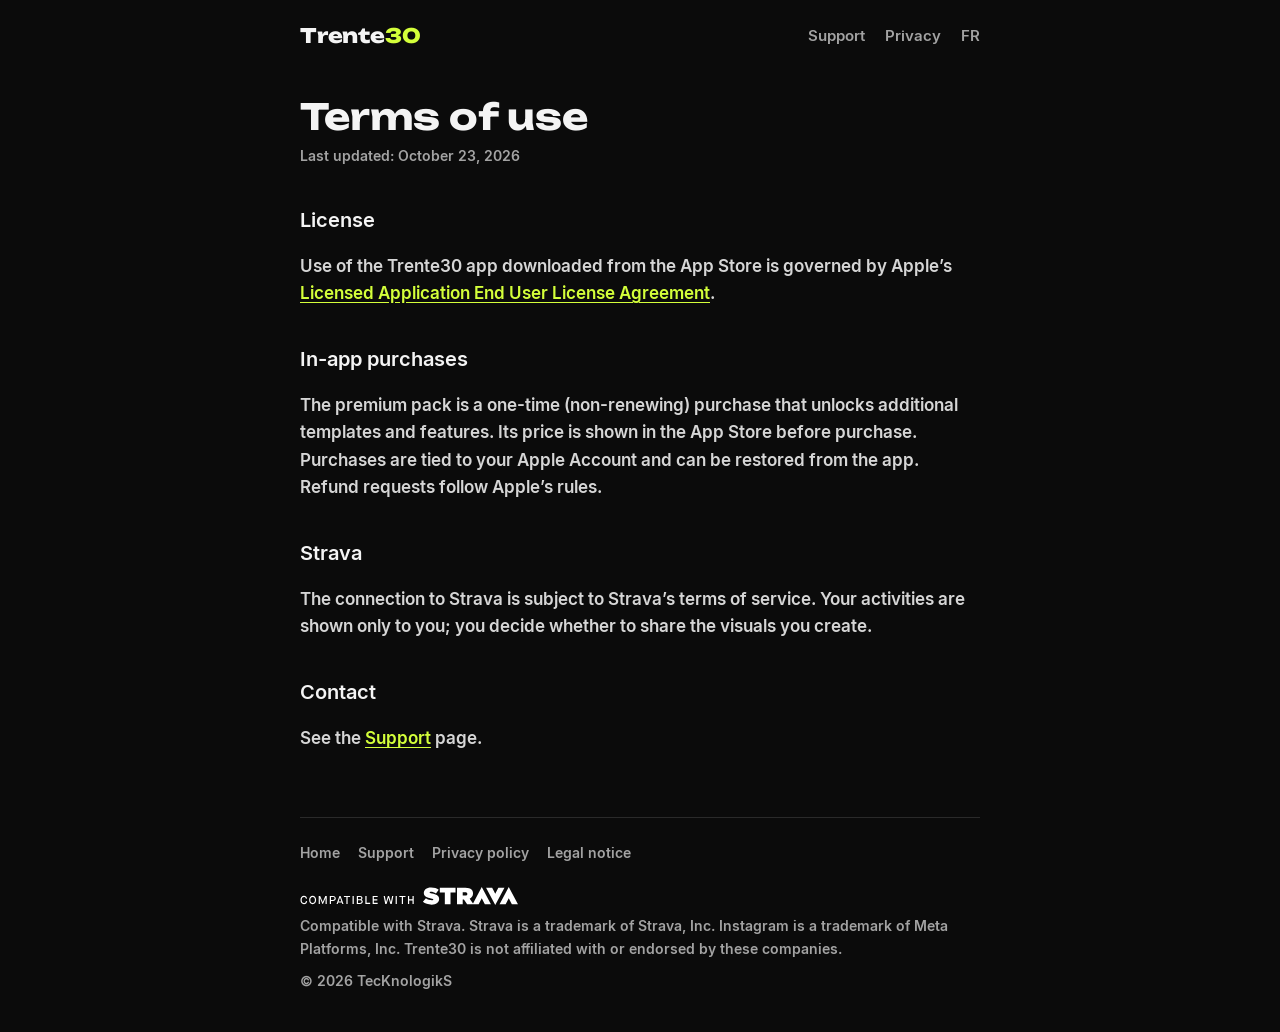
<file: terms.html>
<!doctype html>
<html lang="en">
<head>
  <meta charset="utf-8">
  <meta name="viewport" content="width=device-width, initial-scale=1, viewport-fit=cover">
  <title>Terms of use — Trente30</title>
  <meta name="description" content="Trente30 terms of use and in-app purchases.">
  <meta name="theme-color" content="#0b0b0b">
  <link rel="alternate" hreflang="en" href="https://trente30.tecknologiks.com/terms.html">
  <link rel="alternate" hreflang="fr" href="https://trente30.tecknologiks.com/fr/conditions.html">
  <link rel="alternate" hreflang="x-default" href="https://trente30.tecknologiks.com/terms.html">
  <link rel="stylesheet" href="assets/style.css">
</head>
<body>
  <div class="wrap">
    <header class="site">
      <a class="brand" href="./">Trente<span>30</span></a>
      <nav class="site" aria-label="Navigation">
        <a href="support.html">Support</a>
        <a href="privacy.html">Privacy</a>
        <a href="fr/conditions.html" hreflang="fr" lang="fr">FR</a>
      </nav>
    </header>

    <main class="doc">
      <h1>Terms of use</h1>
      <p class="updated">Last updated: October 23, 2026</p>

      <h2>License</h2>
      <p>Use of the Trente30 app downloaded from the App Store is governed by Apple’s <a href="https://www.apple.com/legal/internet-services/itunes/dev/stdeula/">Licensed Application End User License Agreement</a>.</p>

      <h2>In-app purchases</h2>
      <p>The premium pack is a one-time (non-renewing) purchase that unlocks additional templates and features. Its price is shown in the App Store before purchase. Purchases are tied to your Apple Account and can be restored from the app. Refund requests follow Apple’s rules.</p>

      <h2>Strava</h2>
      <p>The connection to Strava is subject to Strava’s terms of service. Your activities are shown only to you; you decide whether to share the visuals you create.</p>

      <h2>Contact</h2>
      <p>See the <a href="support.html">Support</a> page.</p>
    </main>

    <footer class="site">
      <nav aria-label="Legal links">
        <a href="./">Home</a>
        <a href="support.html">Support</a>
        <a href="privacy.html">Privacy policy</a>
        <a href="legal.html">Legal notice</a>
      </nav>
      <p class="strava-logo-line"><img class="strava-logo" src="assets/strava/api_logo_cptblWith_strava_horiz_white.svg" width="218" height="18" alt="Compatible with Strava"></p>
      <p>Compatible with Strava. Strava is a trademark of Strava, Inc. Instagram is a trademark of Meta Platforms, Inc. Trente30 is not affiliated with or endorsed by these companies.</p>
      <p>© 2026 TecKnologikS</p>
    </footer>
  </div>
</body>
</html>
</file>
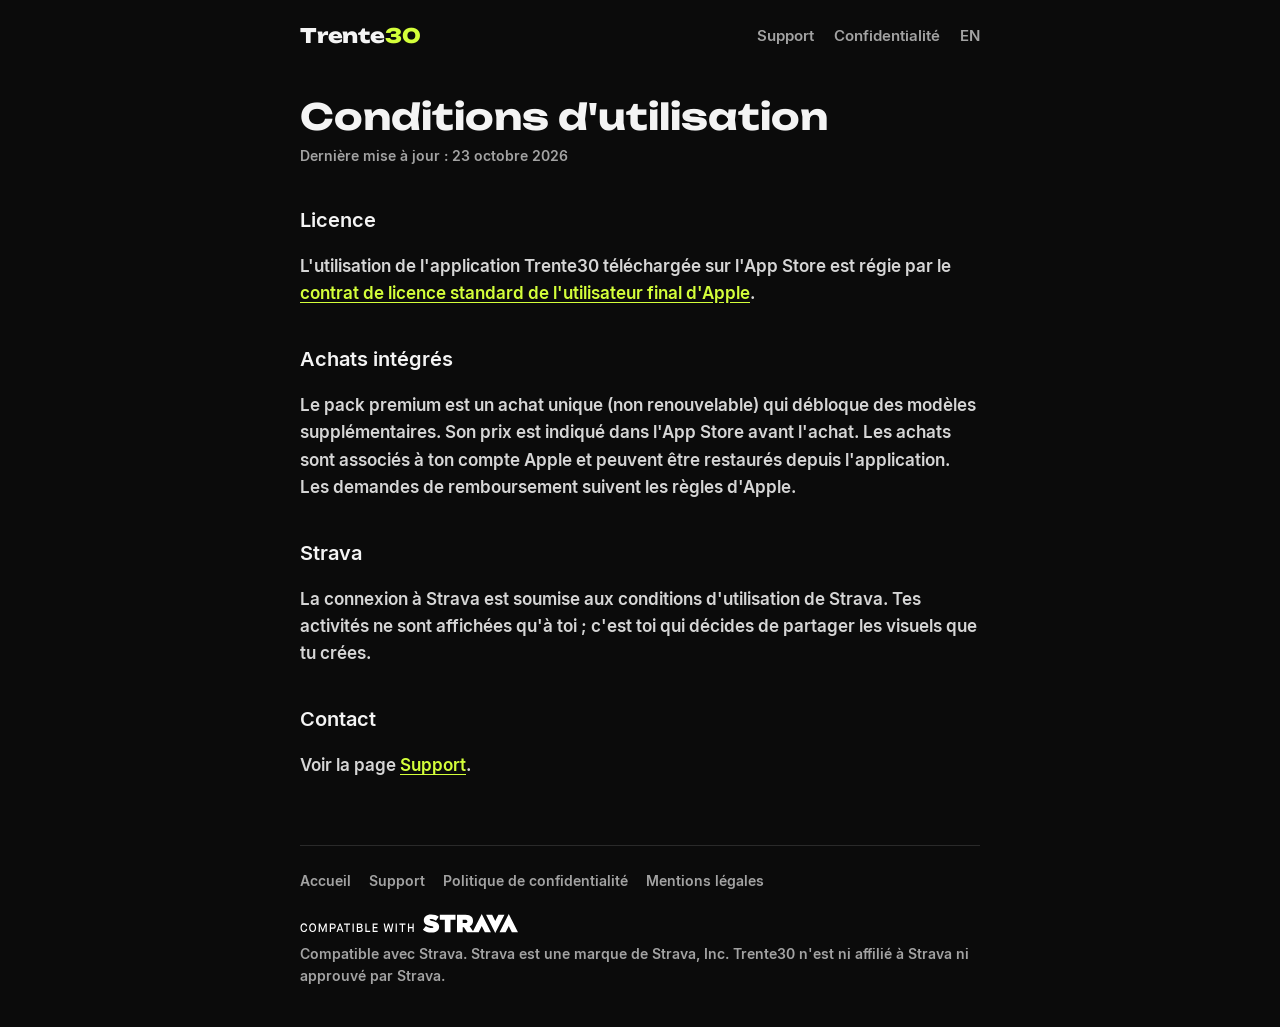
<file: fr/conditions.html>
<!doctype html>
<html lang="fr">
<head>
  <meta charset="utf-8">
  <meta name="viewport" content="width=device-width, initial-scale=1, viewport-fit=cover">
  <title>Conditions d'utilisation — Trente30</title>
  <meta name="theme-color" content="#0b0b0b">
  <link rel="alternate" hreflang="en" href="https://trente30.tecknologiks.com/terms.html">
  <link rel="alternate" hreflang="fr" href="https://trente30.tecknologiks.com/fr/conditions.html">
  <link rel="alternate" hreflang="x-default" href="https://trente30.tecknologiks.com/terms.html">
  <link rel="stylesheet" href="../assets/style.css">
</head>
<body>
  <div class="wrap">
    <header class="site">
      <a class="brand" href="./">Trente<span>30</span></a>
      <nav class="site" aria-label="Navigation">
        <a href="support.html">Support</a>
        <a href="confidentialite.html">Confidentialité</a>
        <a href="../terms.html" hreflang="en" lang="en">EN</a>
      </nav>
    </header>

    <main class="doc">
      <h1>Conditions d'utilisation</h1>
      <p class="updated">Dernière mise à jour : 23 octobre 2026</p>

      <h2>Licence</h2>
      <p>L'utilisation de l'application Trente30 téléchargée sur l'App Store est régie par le <a href="https://www.apple.com/legal/internet-services/itunes/dev/stdeula/">contrat de licence standard de l'utilisateur final d'Apple</a>.</p>

      <h2>Achats intégrés</h2>
      <p>Le pack premium est un achat unique (non renouvelable) qui débloque des modèles supplémentaires. Son prix est indiqué dans l'App Store avant l'achat. Les achats sont associés à ton compte Apple et peuvent être restaurés depuis l'application. Les demandes de remboursement suivent les règles d'Apple.</p>

      <h2>Strava</h2>
      <p>La connexion à Strava est soumise aux conditions d'utilisation de Strava. Tes activités ne sont affichées qu'à toi ; c'est toi qui décides de partager les visuels que tu crées.</p>

      <h2>Contact</h2>
      <p>Voir la page <a href="support.html">Support</a>.</p>
    </main>

    <footer class="site">
      <nav aria-label="Liens légaux">
        <a href="./">Accueil</a>
        <a href="support.html">Support</a>
        <a href="confidentialite.html">Politique de confidentialité</a>
        <a href="mentions-legales.html">Mentions légales</a>
      </nav>
      <p class="strava-logo-line"><img class="strava-logo" src="../assets/strava/api_logo_cptblWith_strava_horiz_white.svg" width="218" height="18" alt="Compatible with Strava"></p>
      <p>Compatible avec Strava. Strava est une marque de Strava, Inc. Trente30 n'est ni affilié à Strava ni approuvé par Strava.</p>
    </footer>
  </div>
</body>
</html>
</file>
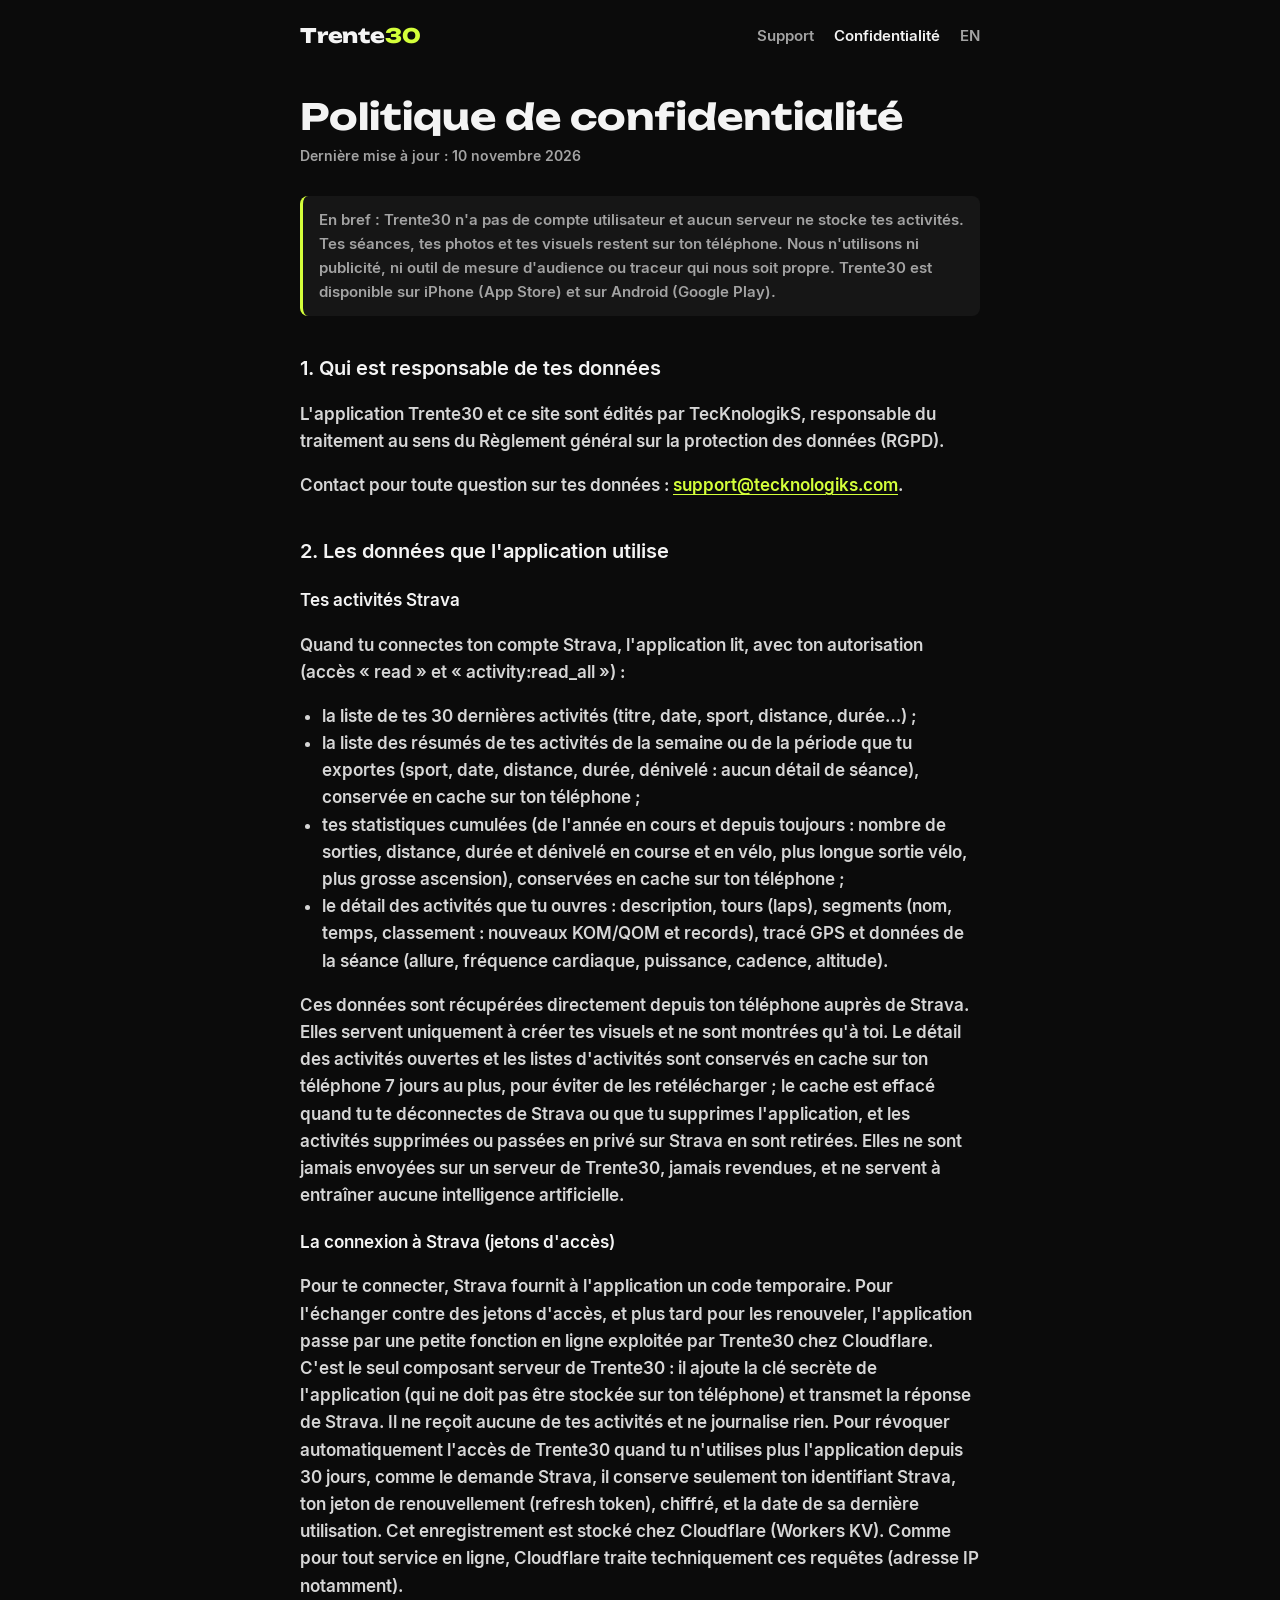
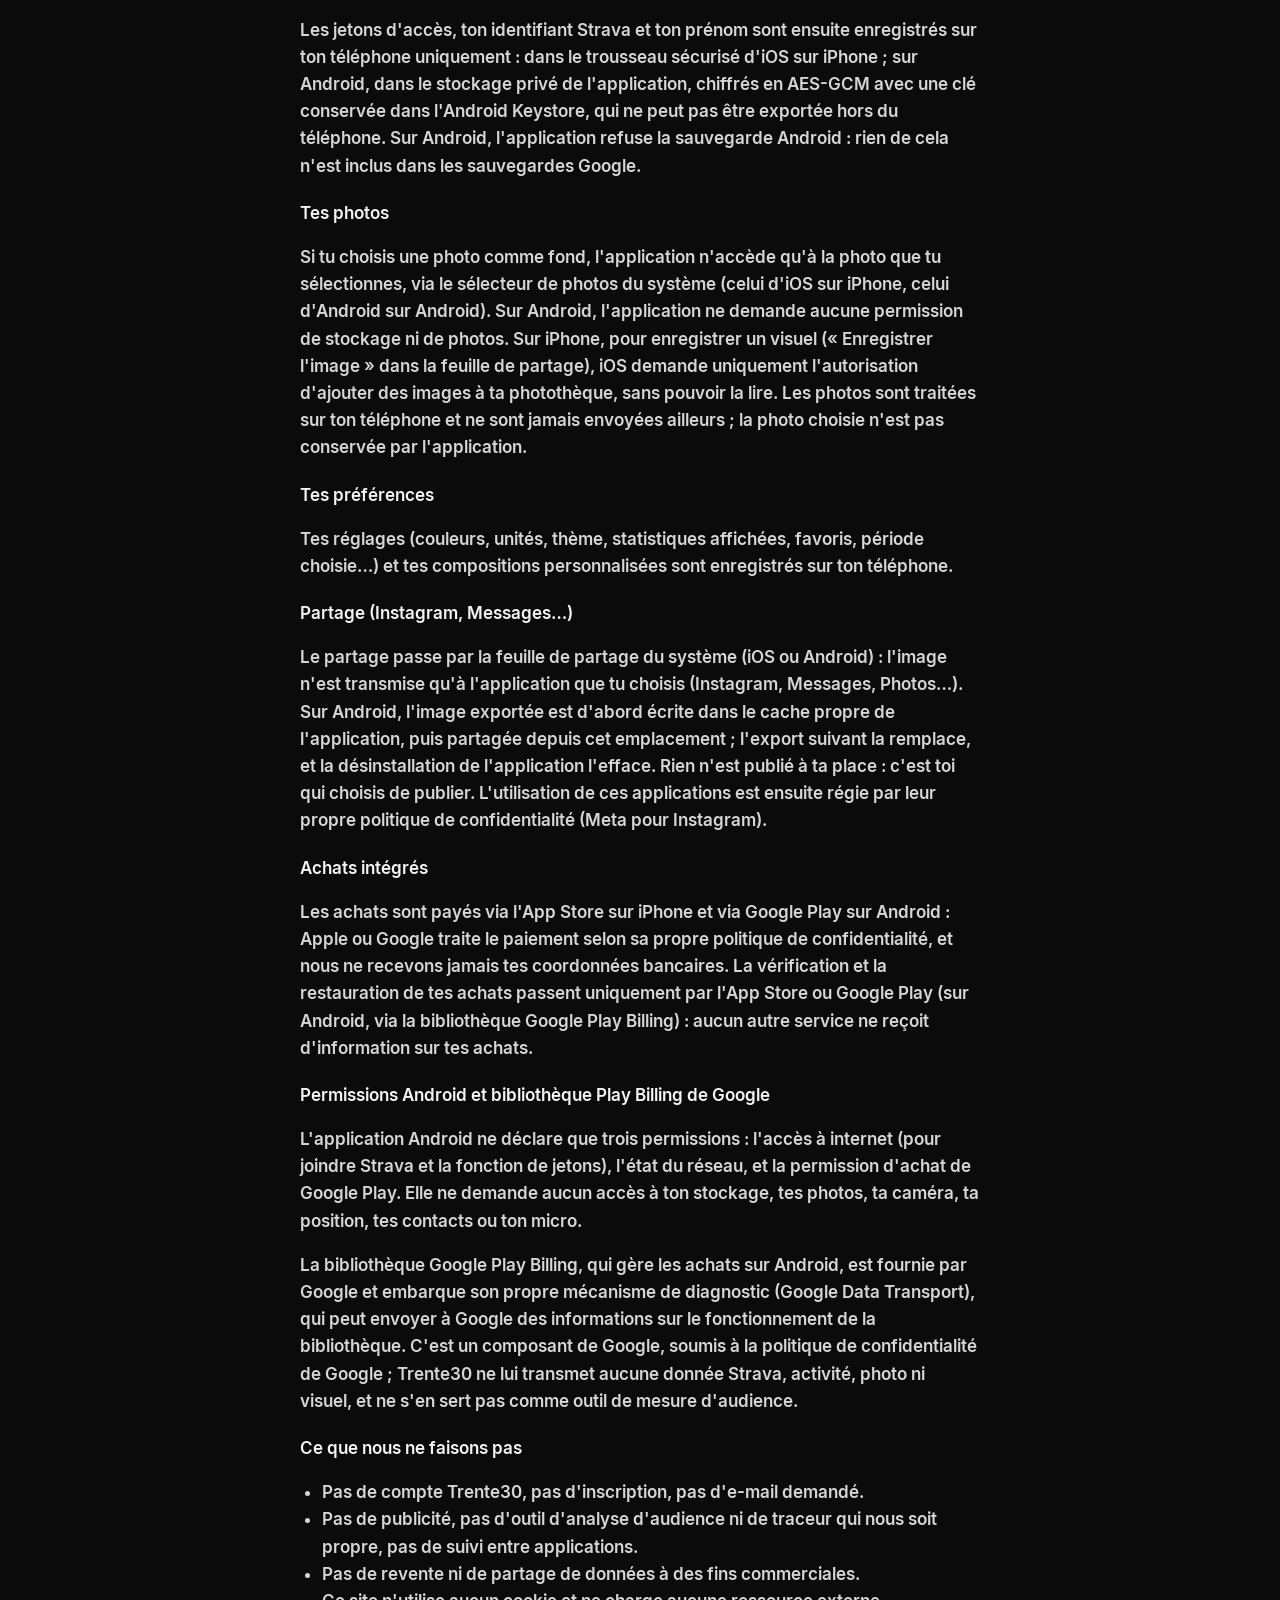
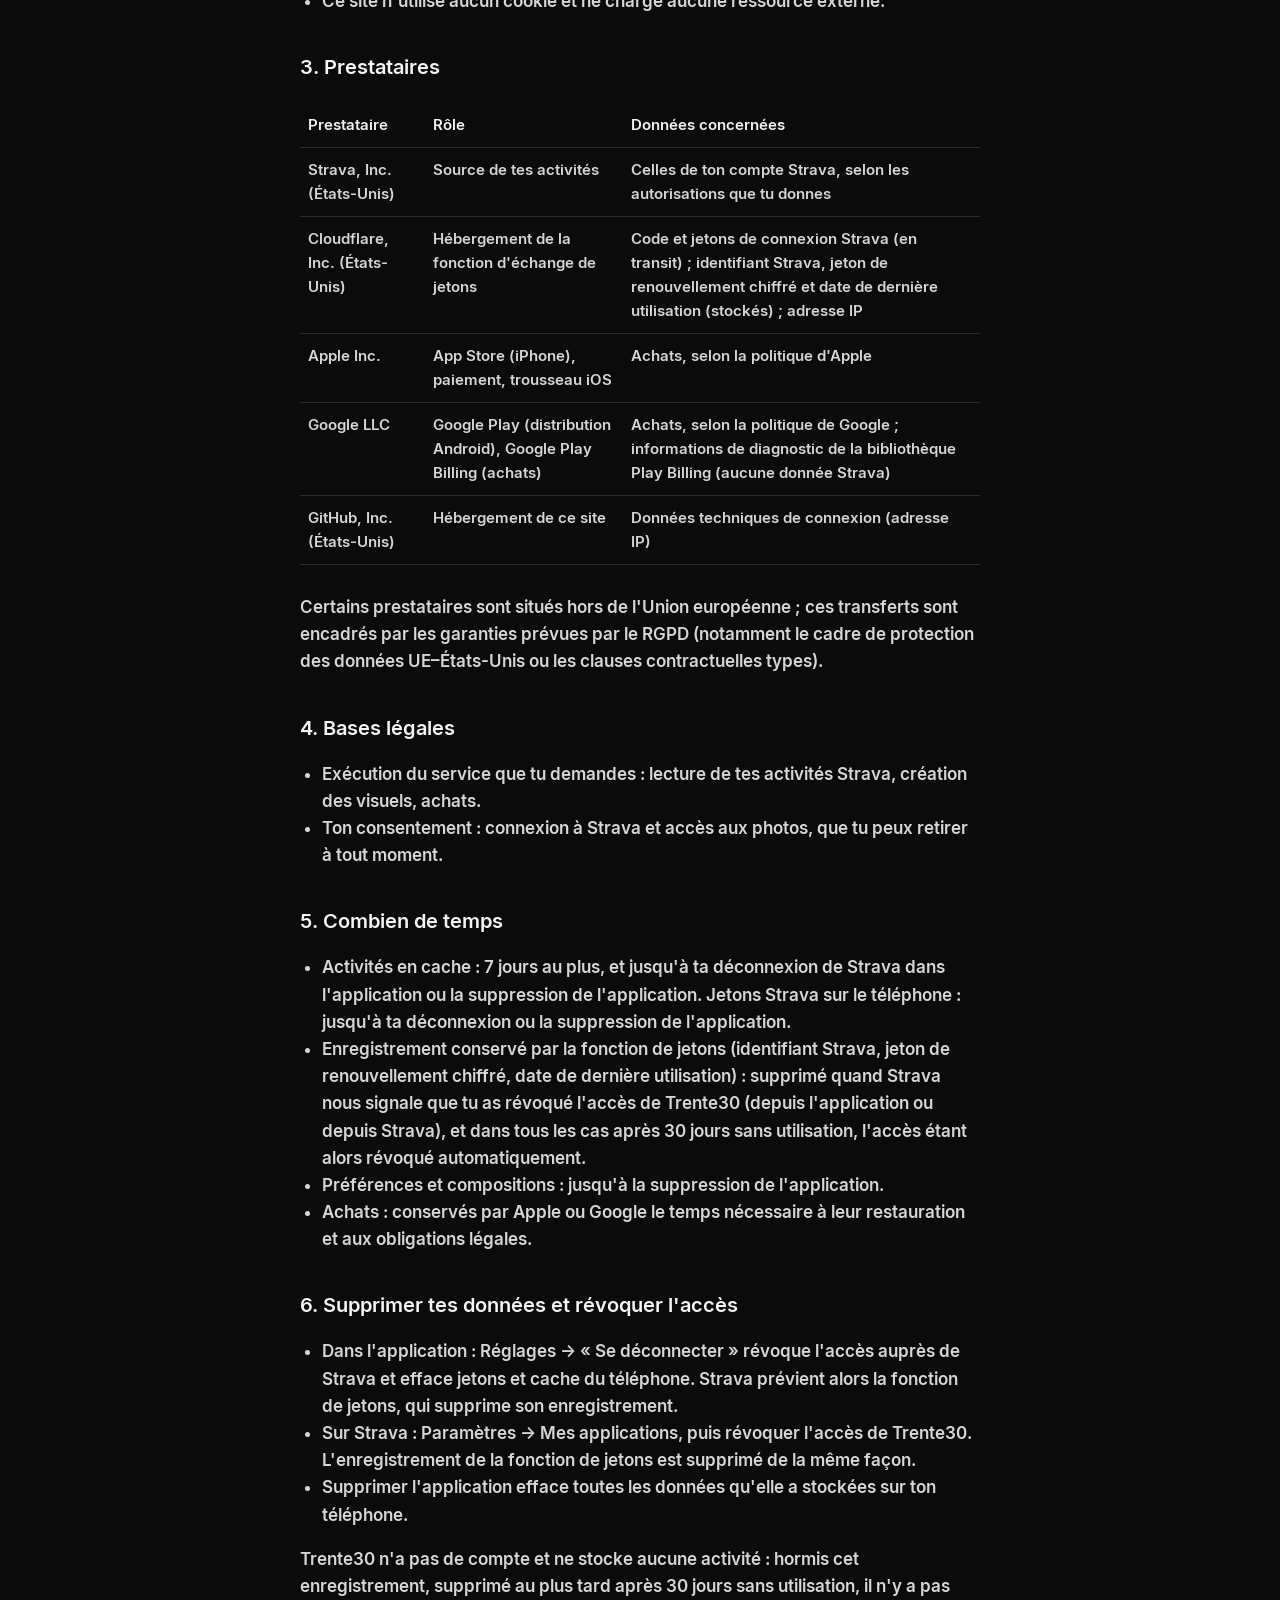
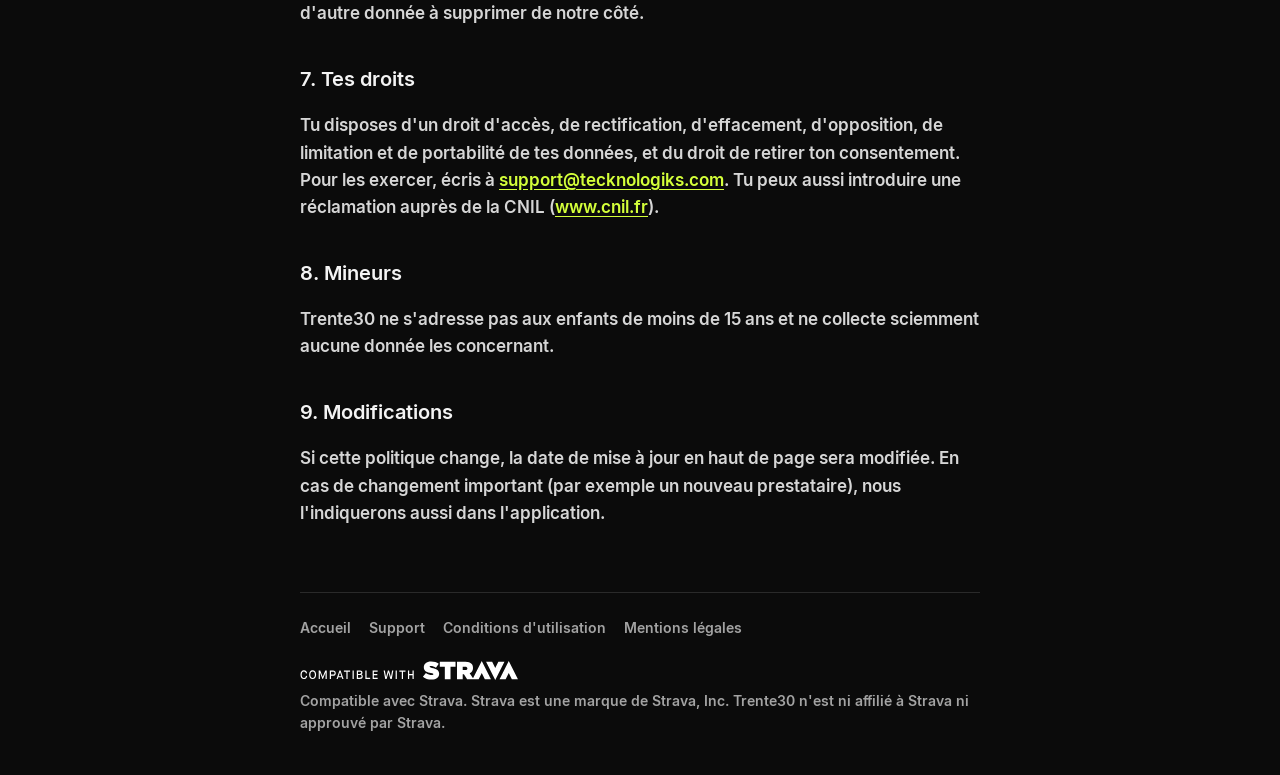
<file: fr/confidentialite.html>
<!doctype html>
<html lang="fr">
<head>
  <meta charset="utf-8">
  <meta name="viewport" content="width=device-width, initial-scale=1, viewport-fit=cover">
  <title>Politique de confidentialité — Trente30</title>
  <meta name="description" content="Comment Trente30 traite tes données : tout reste sur ton téléphone.">
  <meta name="theme-color" content="#0b0b0b">
  <link rel="alternate" hreflang="en" href="https://trente30.tecknologiks.com/privacy.html">
  <link rel="alternate" hreflang="fr" href="https://trente30.tecknologiks.com/fr/confidentialite.html">
  <link rel="alternate" hreflang="x-default" href="https://trente30.tecknologiks.com/privacy.html">
  <link rel="stylesheet" href="../assets/style.css">
</head>
<body>
  <div class="wrap">
    <header class="site">
      <a class="brand" href="./">Trente<span>30</span></a>
      <nav class="site" aria-label="Navigation">
        <a href="support.html">Support</a>
        <a href="confidentialite.html" aria-current="page">Confidentialité</a>
        <a href="../privacy.html" hreflang="en" lang="en">EN</a>
      </nav>
    </header>

    <main class="doc">
      <h1>Politique de confidentialité</h1>
      <p class="updated">Dernière mise à jour : 10 novembre 2026</p>

      <div class="note">En bref : Trente30 n'a pas de compte utilisateur et aucun serveur ne stocke tes activités. Tes séances, tes photos et tes visuels restent sur ton téléphone. Nous n'utilisons ni publicité, ni outil de mesure d'audience ou traceur qui nous soit propre. Trente30 est disponible sur iPhone (App Store) et sur Android (Google Play).</div>

      <h2>1. Qui est responsable de tes données</h2>
      <p>L'application Trente30 et ce site sont édités par TecKnologikS, responsable du traitement au sens du Règlement général sur la protection des données (RGPD).</p>
      <p>Contact pour toute question sur tes données : <a href="mailto:support@tecknologiks.com">support@tecknologiks.com</a>.</p>

      <h2>2. Les données que l'application utilise</h2>

      <h3>Tes activités Strava</h3>
      <p>Quand tu connectes ton compte Strava, l'application lit, avec ton autorisation (accès « read » et « activity:read_all ») :</p>
      <ul>
        <li>la liste de tes 30 dernières activités (titre, date, sport, distance, durée…) ;</li>
        <li>la liste des résumés de tes activités de la semaine ou de la période que tu exportes (sport, date, distance, durée, dénivelé : aucun détail de séance), conservée en cache sur ton téléphone ;</li>
        <li>tes statistiques cumulées (de l'année en cours et depuis toujours : nombre de sorties, distance, durée et dénivelé en course et en vélo, plus longue sortie vélo, plus grosse ascension), conservées en cache sur ton téléphone ;</li>
        <li>le détail des activités que tu ouvres : description, tours (laps), segments (nom, temps, classement : nouveaux KOM/QOM et records), tracé GPS et données de la séance (allure, fréquence cardiaque, puissance, cadence, altitude).</li>
      </ul>
      <p>Ces données sont récupérées <strong>directement depuis ton téléphone</strong> auprès de Strava. Elles servent uniquement à créer tes visuels et ne sont montrées qu'à toi. Le détail des activités ouvertes et les listes d'activités sont conservés en cache <strong>sur ton téléphone</strong> 7 jours au plus, pour éviter de les retélécharger ; le cache est effacé quand tu te déconnectes de Strava ou que tu supprimes l'application, et les activités supprimées ou passées en privé sur Strava en sont retirées. Elles ne sont jamais envoyées sur un serveur de Trente30, jamais revendues, et ne servent à entraîner aucune intelligence artificielle.</p>

      <h3>La connexion à Strava (jetons d'accès)</h3>
      <p>Pour te connecter, Strava fournit à l'application un code temporaire. Pour l'échanger contre des jetons d'accès, et plus tard pour les renouveler, l'application passe par une petite fonction en ligne exploitée par Trente30 chez Cloudflare. C'est le seul composant serveur de Trente30 : il ajoute la clé secrète de l'application (qui ne doit pas être stockée sur ton téléphone) et transmet la réponse de Strava. Il ne reçoit aucune de tes activités et ne journalise rien. Pour révoquer automatiquement l'accès de Trente30 quand tu n'utilises plus l'application depuis 30 jours, comme le demande Strava, il conserve seulement ton identifiant Strava, ton jeton de renouvellement (refresh token), <strong>chiffré</strong>, et la date de sa dernière utilisation. Cet enregistrement est stocké chez Cloudflare (Workers KV). Comme pour tout service en ligne, Cloudflare traite techniquement ces requêtes (adresse IP notamment).</p>
      <p>Les jetons d'accès, ton identifiant Strava et ton prénom sont ensuite enregistrés sur ton téléphone uniquement : dans le trousseau sécurisé d'iOS sur iPhone ; sur Android, dans le stockage privé de l'application, chiffrés en AES-GCM avec une clé conservée dans l'Android Keystore, qui ne peut pas être exportée hors du téléphone. Sur Android, l'application refuse la sauvegarde Android : rien de cela n'est inclus dans les sauvegardes Google.</p>

      <h3>Tes photos</h3>
      <p>Si tu choisis une photo comme fond, l'application n'accède qu'à la photo que tu sélectionnes, via le sélecteur de photos du système (celui d'iOS sur iPhone, celui d'Android sur Android). Sur Android, l'application ne demande aucune permission de stockage ni de photos. Sur iPhone, pour enregistrer un visuel (« Enregistrer l'image » dans la feuille de partage), iOS demande uniquement l'autorisation d'<strong>ajouter</strong> des images à ta photothèque, sans pouvoir la lire. Les photos sont traitées sur ton téléphone et ne sont jamais envoyées ailleurs ; la photo choisie n'est pas conservée par l'application.</p>

      <h3>Tes préférences</h3>
      <p>Tes réglages (couleurs, unités, thème, statistiques affichées, favoris, période choisie…) et tes compositions personnalisées sont enregistrés sur ton téléphone.</p>

      <h3>Partage (Instagram, Messages…)</h3>
      <p>Le partage passe par la feuille de partage du système (iOS ou Android) : l'image n'est transmise qu'à l'application que tu choisis (Instagram, Messages, Photos…). Sur Android, l'image exportée est d'abord écrite dans le cache propre de l'application, puis partagée depuis cet emplacement ; l'export suivant la remplace, et la désinstallation de l'application l'efface. Rien n'est publié à ta place : c'est toi qui choisis de publier. L'utilisation de ces applications est ensuite régie par leur propre politique de confidentialité (Meta pour Instagram).</p>

      <h3>Achats intégrés</h3>
      <p>Les achats sont payés via l'App Store sur iPhone et via Google Play sur Android : Apple ou Google traite le paiement selon sa propre politique de confidentialité, et nous ne recevons jamais tes coordonnées bancaires. La vérification et la restauration de tes achats passent uniquement par l'App Store ou Google Play (sur Android, via la bibliothèque Google Play Billing) : aucun autre service ne reçoit d'information sur tes achats.</p>
      <!-- TODO: une fois la fiche Google Play publiée, mettre le lien ici (et renseigner l'URL de la politique dans la Play Console). Aucune fiche Google Play n'existe encore. -->

      <h3>Permissions Android et bibliothèque Play Billing de Google</h3>
      <p>L'application Android ne déclare que trois permissions : l'accès à internet (pour joindre Strava et la fonction de jetons), l'état du réseau, et la permission d'achat de Google Play. Elle ne demande aucun accès à ton stockage, tes photos, ta caméra, ta position, tes contacts ou ton micro.</p>
      <p>La bibliothèque Google Play Billing, qui gère les achats sur Android, est fournie par Google et embarque son propre mécanisme de diagnostic (Google Data Transport), qui peut envoyer à Google des informations sur le fonctionnement de la bibliothèque. C'est un composant de Google, soumis à la politique de confidentialité de Google ; Trente30 ne lui transmet aucune donnée Strava, activité, photo ni visuel, et ne s'en sert pas comme outil de mesure d'audience.</p>

      <h3>Ce que nous ne faisons pas</h3>
      <ul>
        <li>Pas de compte Trente30, pas d'inscription, pas d'e-mail demandé.</li>
        <li>Pas de publicité, pas d'outil d'analyse d'audience ni de traceur qui nous soit propre, pas de suivi entre applications.</li>
        <li>Pas de revente ni de partage de données à des fins commerciales.</li>
        <li>Ce site n'utilise aucun cookie et ne charge aucune ressource externe.</li>
      </ul>

      <h2>3. Prestataires</h2>
      <div class="table-scroll">
        <table>
          <thead><tr><th>Prestataire</th><th>Rôle</th><th>Données concernées</th></tr></thead>
          <tbody>
            <tr><td>Strava, Inc. (États-Unis)</td><td>Source de tes activités</td><td>Celles de ton compte Strava, selon les autorisations que tu donnes</td></tr>
            <tr><td>Cloudflare, Inc. (États-Unis)</td><td>Hébergement de la fonction d'échange de jetons</td><td>Code et jetons de connexion Strava (en transit) ; identifiant Strava, jeton de renouvellement chiffré et date de dernière utilisation (stockés) ; adresse IP</td></tr>
            <tr><td>Apple Inc.</td><td>App Store (iPhone), paiement, trousseau iOS</td><td>Achats, selon la politique d'Apple</td></tr>
            <tr><td>Google LLC</td><td>Google Play (distribution Android), Google Play Billing (achats)</td><td>Achats, selon la politique de Google ; informations de diagnostic de la bibliothèque Play Billing (aucune donnée Strava)</td></tr>
            <tr><td>GitHub, Inc. (États-Unis)</td><td>Hébergement de ce site</td><td>Données techniques de connexion (adresse IP)</td></tr>
          </tbody>
        </table>
      </div>
      <p>Certains prestataires sont situés hors de l'Union européenne ; ces transferts sont encadrés par les garanties prévues par le RGPD (notamment le cadre de protection des données UE–États-Unis ou les clauses contractuelles types).</p>

      <h2>4. Bases légales</h2>
      <ul>
        <li><strong>Exécution du service que tu demandes</strong> : lecture de tes activités Strava, création des visuels, achats.</li>
        <li><strong>Ton consentement</strong> : connexion à Strava et accès aux photos, que tu peux retirer à tout moment.</li>
      </ul>

      <h2>5. Combien de temps</h2>
      <ul>
        <li>Activités en cache : 7 jours au plus, et jusqu'à ta déconnexion de Strava dans l'application ou la suppression de l'application. Jetons Strava sur le téléphone : jusqu'à ta déconnexion ou la suppression de l'application.</li>
        <li>Enregistrement conservé par la fonction de jetons (identifiant Strava, jeton de renouvellement chiffré, date de dernière utilisation) : supprimé quand Strava nous signale que tu as révoqué l'accès de Trente30 (depuis l'application ou depuis Strava), et dans tous les cas après 30 jours sans utilisation, l'accès étant alors révoqué automatiquement.</li>
        <li>Préférences et compositions : jusqu'à la suppression de l'application.</li>
        <li>Achats : conservés par Apple ou Google le temps nécessaire à leur restauration et aux obligations légales.</li>
      </ul>

      <h2>6. Supprimer tes données et révoquer l'accès</h2>
      <ul>
        <li>Dans l'application : Réglages → « Se déconnecter » révoque l'accès auprès de Strava et efface jetons et cache du téléphone. Strava prévient alors la fonction de jetons, qui supprime son enregistrement.</li>
        <li>Sur Strava : Paramètres → Mes applications, puis révoquer l'accès de Trente30. L'enregistrement de la fonction de jetons est supprimé de la même façon.</li>
        <li>Supprimer l'application efface toutes les données qu'elle a stockées sur ton téléphone.</li>
      </ul>
      <p>Trente30 n'a pas de compte et ne stocke aucune activité : hormis cet enregistrement, supprimé au plus tard après 30 jours sans utilisation, il n'y a pas d'autre donnée à supprimer de notre côté.</p>

      <h2>7. Tes droits</h2>
      <p>Tu disposes d'un droit d'accès, de rectification, d'effacement, d'opposition, de limitation et de portabilité de tes données, et du droit de retirer ton consentement. Pour les exercer, écris à <a href="mailto:support@tecknologiks.com">support@tecknologiks.com</a>. Tu peux aussi introduire une réclamation auprès de la CNIL (<a href="https://www.cnil.fr">www.cnil.fr</a>).</p>

      <h2>8. Mineurs</h2>
      <p>Trente30 ne s'adresse pas aux enfants de moins de 15 ans et ne collecte sciemment aucune donnée les concernant.</p>

      <h2>9. Modifications</h2>
      <p>Si cette politique change, la date de mise à jour en haut de page sera modifiée. En cas de changement important (par exemple un nouveau prestataire), nous l'indiquerons aussi dans l'application.</p>
    </main>

    <footer class="site">
      <nav aria-label="Liens légaux">
        <a href="./">Accueil</a>
        <a href="support.html">Support</a>
        <a href="conditions.html">Conditions d'utilisation</a>
        <a href="mentions-legales.html">Mentions légales</a>
      </nav>
      <p class="strava-logo-line"><img class="strava-logo" src="../assets/strava/api_logo_cptblWith_strava_horiz_white.svg" width="218" height="18" alt="Compatible with Strava"></p>
      <p>Compatible avec Strava. Strava est une marque de Strava, Inc. Trente30 n'est ni affilié à Strava ni approuvé par Strava.</p>
    </footer>
  </div>
</body>
</html>
</file>
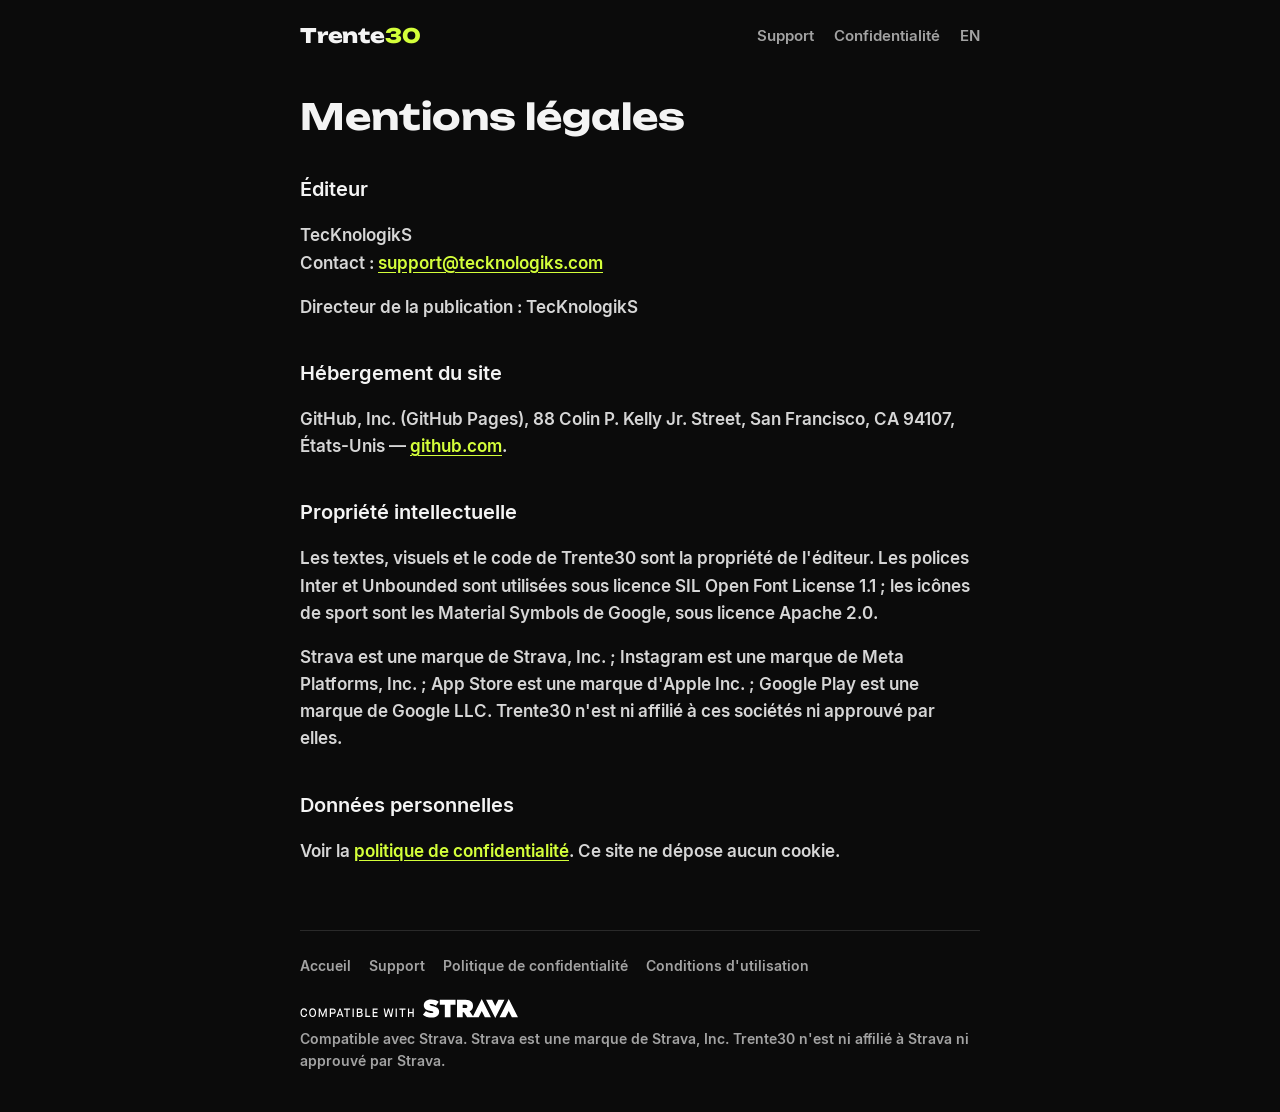
<file: fr/mentions-legales.html>
<!doctype html>
<html lang="fr">
<head>
  <meta charset="utf-8">
  <meta name="viewport" content="width=device-width, initial-scale=1, viewport-fit=cover">
  <title>Mentions légales — Trente30</title>
  <meta name="theme-color" content="#0b0b0b">
  <link rel="alternate" hreflang="en" href="https://trente30.tecknologiks.com/legal.html">
  <link rel="alternate" hreflang="fr" href="https://trente30.tecknologiks.com/fr/mentions-legales.html">
  <link rel="alternate" hreflang="x-default" href="https://trente30.tecknologiks.com/legal.html">
  <link rel="stylesheet" href="../assets/style.css">
</head>
<body>
  <div class="wrap">
    <header class="site">
      <a class="brand" href="./">Trente<span>30</span></a>
      <nav class="site" aria-label="Navigation">
        <a href="support.html">Support</a>
        <a href="confidentialite.html">Confidentialité</a>
        <a href="../legal.html" hreflang="en" lang="en">EN</a>
      </nav>
    </header>

    <main class="doc">
      <h1>Mentions légales</h1>

      <h2>Éditeur</h2>
      <p>
        TecKnologikS<br>
        Contact : <a href="mailto:support@tecknologiks.com">support@tecknologiks.com</a>
      </p>
      <p>Directeur de la publication : TecKnologikS</p>

      <h2>Hébergement du site</h2>
      <p>GitHub, Inc. (GitHub Pages), 88 Colin P. Kelly Jr. Street, San Francisco, CA 94107, États-Unis — <a href="https://github.com">github.com</a>.</p>

      <h2>Propriété intellectuelle</h2>
      <p>Les textes, visuels et le code de Trente30 sont la propriété de l'éditeur. Les polices Inter et Unbounded sont utilisées sous licence SIL Open Font License 1.1 ; les icônes de sport sont les Material Symbols de Google, sous licence Apache 2.0.</p>
      <p>Strava est une marque de Strava, Inc. ; Instagram est une marque de Meta Platforms, Inc. ; App Store est une marque d'Apple Inc. ; Google Play est une marque de Google LLC. Trente30 n'est ni affilié à ces sociétés ni approuvé par elles.</p>

      <h2>Données personnelles</h2>
      <p>Voir la <a href="confidentialite.html">politique de confidentialité</a>. Ce site ne dépose aucun cookie.</p>
    </main>

    <footer class="site">
      <nav aria-label="Liens légaux">
        <a href="./">Accueil</a>
        <a href="support.html">Support</a>
        <a href="confidentialite.html">Politique de confidentialité</a>
        <a href="conditions.html">Conditions d'utilisation</a>
      </nav>
      <p class="strava-logo-line"><img class="strava-logo" src="../assets/strava/api_logo_cptblWith_strava_horiz_white.svg" width="218" height="18" alt="Compatible with Strava"></p>
      <p>Compatible avec Strava. Strava est une marque de Strava, Inc. Trente30 n'est ni affilié à Strava ni approuvé par Strava.</p>
    </footer>
  </div>
</body>
</html>
</file>
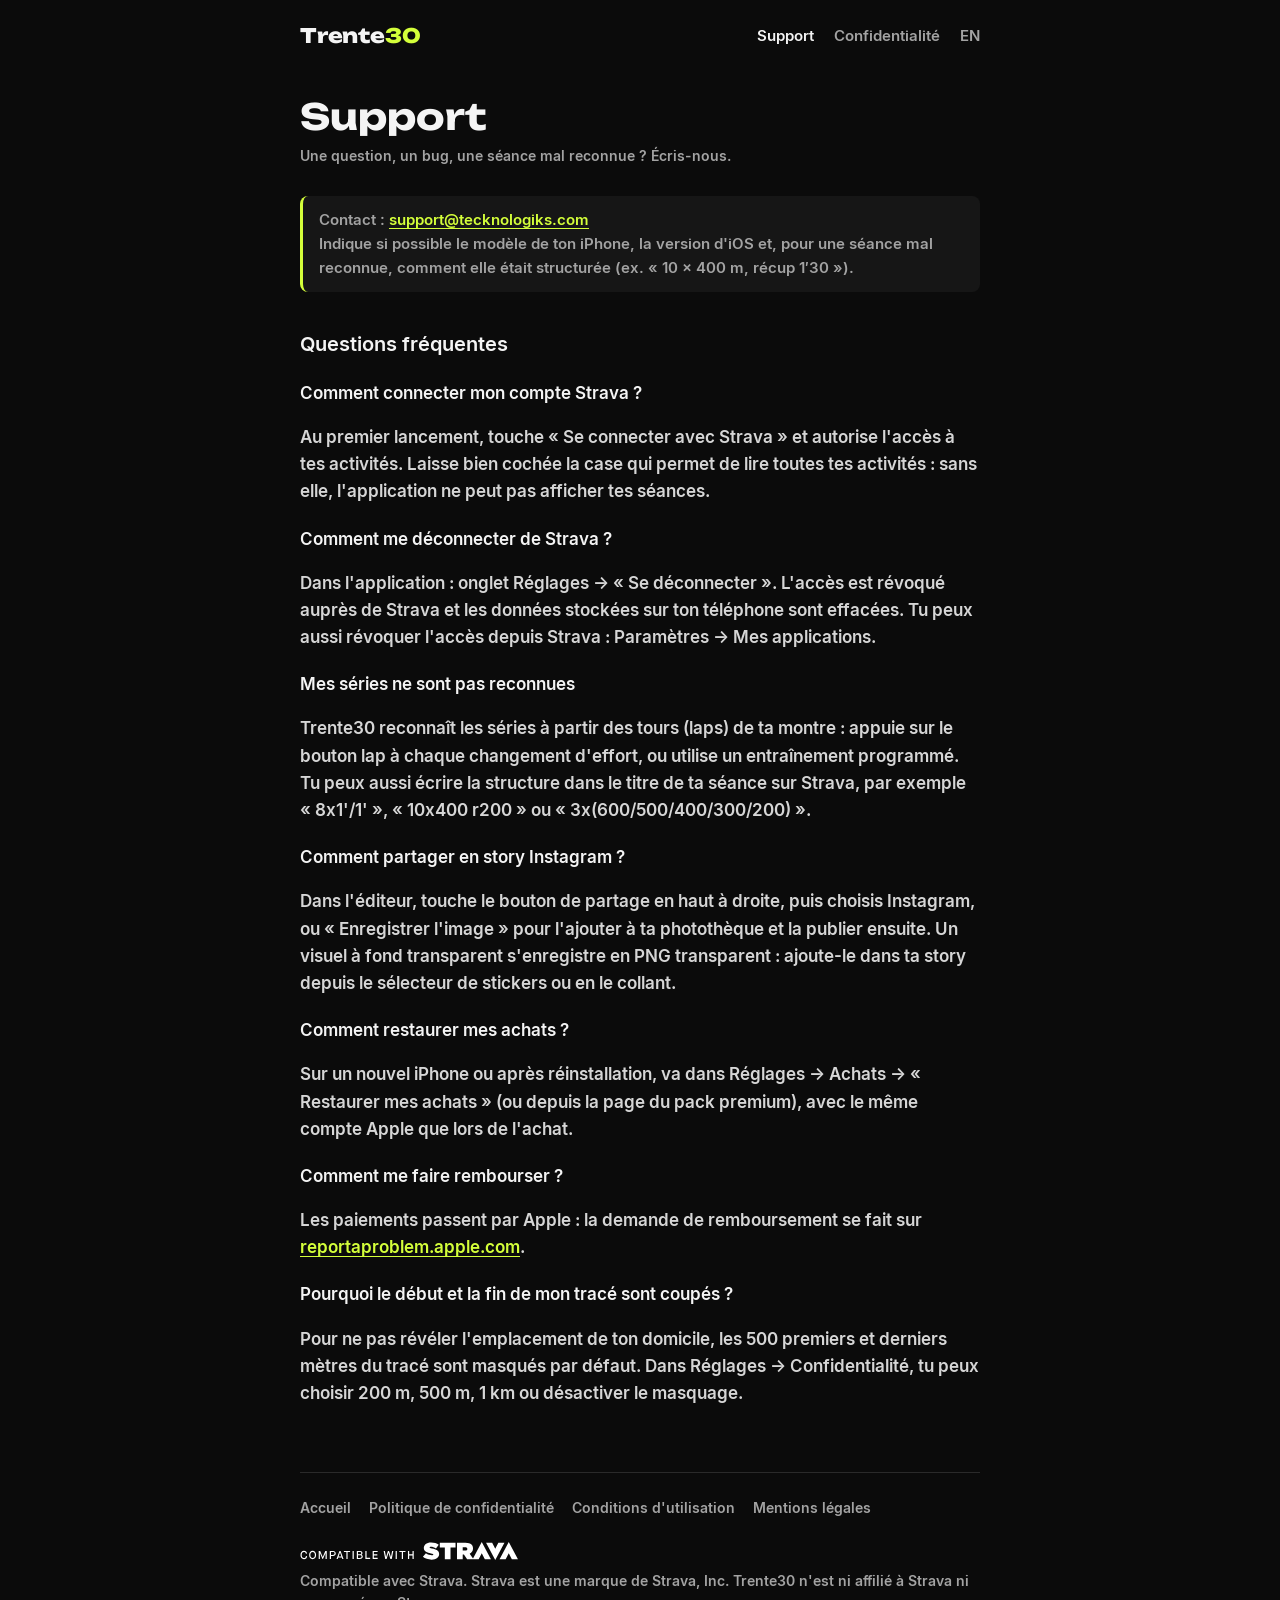
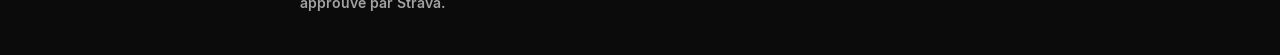
<file: fr/support.html>
<!doctype html>
<html lang="fr">
<head>
  <meta charset="utf-8">
  <meta name="viewport" content="width=device-width, initial-scale=1, viewport-fit=cover">
  <title>Support — Trente30</title>
  <meta name="description" content="Aide et contact Trente30 : connexion Strava, achats, partage Instagram.">
  <meta name="theme-color" content="#0b0b0b">
  <link rel="alternate" hreflang="en" href="https://trente30.tecknologiks.com/support.html">
  <link rel="alternate" hreflang="fr" href="https://trente30.tecknologiks.com/fr/support.html">
  <link rel="alternate" hreflang="x-default" href="https://trente30.tecknologiks.com/support.html">
  <link rel="stylesheet" href="../assets/style.css">
</head>
<body>
  <div class="wrap">
    <header class="site">
      <a class="brand" href="./">Trente<span>30</span></a>
      <nav class="site" aria-label="Navigation">
        <a href="support.html" aria-current="page">Support</a>
        <a href="confidentialite.html">Confidentialité</a>
        <a href="../support.html" hreflang="en" lang="en">EN</a>
      </nav>
    </header>

    <main class="doc">
      <h1>Support</h1>
      <p class="updated">Une question, un bug, une séance mal reconnue ? Écris-nous.</p>

      <div class="note">Contact : <a href="mailto:support@tecknologiks.com">support@tecknologiks.com</a><br>Indique si possible le modèle de ton iPhone, la version d'iOS et, pour une séance mal reconnue, comment elle était structurée (ex. « 10 × 400 m, récup 1′30 »).</div>

      <h2>Questions fréquentes</h2>

      <h3>Comment connecter mon compte Strava ?</h3>
      <p>Au premier lancement, touche « Se connecter avec Strava » et autorise l'accès à tes activités. Laisse bien cochée la case qui permet de lire toutes tes activités : sans elle, l'application ne peut pas afficher tes séances.</p>

      <h3>Comment me déconnecter de Strava ?</h3>
      <p>Dans l'application : onglet Réglages → « Se déconnecter ». L'accès est révoqué auprès de Strava et les données stockées sur ton téléphone sont effacées. Tu peux aussi révoquer l'accès depuis Strava : Paramètres → Mes applications.</p>

      <h3>Mes séries ne sont pas reconnues</h3>
      <p>Trente30 reconnaît les séries à partir des tours (laps) de ta montre : appuie sur le bouton lap à chaque changement d'effort, ou utilise un entraînement programmé. Tu peux aussi écrire la structure dans le titre de ta séance sur Strava, par exemple « 8x1'/1' », « 10x400 r200 » ou « 3x(600/500/400/300/200) ».</p>

      <h3>Comment partager en story Instagram ?</h3>
      <p>Dans l'éditeur, touche le bouton de partage en haut à droite, puis choisis Instagram, ou « Enregistrer l'image » pour l'ajouter à ta photothèque et la publier ensuite. Un visuel à fond transparent s'enregistre en PNG transparent : ajoute-le dans ta story depuis le sélecteur de stickers ou en le collant.</p>

      <h3>Comment restaurer mes achats ?</h3>
      <p>Sur un nouvel iPhone ou après réinstallation, va dans Réglages → Achats → « Restaurer mes achats » (ou depuis la page du pack premium), avec le même compte Apple que lors de l'achat.</p>

      <h3>Comment me faire rembourser ?</h3>
      <p>Les paiements passent par Apple : la demande de remboursement se fait sur <a href="https://reportaproblem.apple.com">reportaproblem.apple.com</a>.</p>

      <h3>Pourquoi le début et la fin de mon tracé sont coupés ?</h3>
      <p>Pour ne pas révéler l'emplacement de ton domicile, les 500 premiers et derniers mètres du tracé sont masqués par défaut. Dans Réglages → Confidentialité, tu peux choisir 200 m, 500 m, 1 km ou désactiver le masquage.</p>
    </main>

    <footer class="site">
      <nav aria-label="Liens légaux">
        <a href="./">Accueil</a>
        <a href="confidentialite.html">Politique de confidentialité</a>
        <a href="conditions.html">Conditions d'utilisation</a>
        <a href="mentions-legales.html">Mentions légales</a>
      </nav>
      <p class="strava-logo-line"><img class="strava-logo" src="../assets/strava/api_logo_cptblWith_strava_horiz_white.svg" width="218" height="18" alt="Compatible with Strava"></p>
      <p>Compatible avec Strava. Strava est une marque de Strava, Inc. Trente30 n'est ni affilié à Strava ni approuvé par Strava.</p>
    </footer>
  </div>
</body>
</html>
</file>
<file: assets/style.css>
/* Trente30 site — same identity as the app: dark, lime accent, Unbounded for display, Inter for text.
   Fonts are self-hosted (no third-party requests), consistent with the privacy policy. */

@font-face {
  font-family: "Unbounded";
  src: url("fonts/Unbounded-Variable.ttf") format("truetype");
  font-weight: 200 900;
  font-display: swap;
}
@font-face {
  font-family: "Inter";
  src: url("fonts/Inter-SemiBold.ttf") format("truetype");
  font-weight: 400 700;
  font-display: swap;
}

:root {
  --bg: #0b0b0b;
  --surface: #161616;
  --surface-2: #1f1f1f;
  --text: #f4f4f4;
  --muted: #a3a3a3;
  --line: #2a2a2a;
  --accent: #d4ff3a;
  --on-accent: #141414;
  --radius: 18px;
  --max: 720px;
}

* { box-sizing: border-box; }
html { -webkit-text-size-adjust: 100%; }
body {
  margin: 0;
  background: var(--bg);
  color: var(--text);
  font-family: "Inter", -apple-system, BlinkMacSystemFont, "Segoe UI", Roboto, sans-serif;
  font-size: 17px;
  line-height: 1.6;
}
a { color: var(--accent); text-underline-offset: 3px; }
a:focus-visible, .button:focus-visible { outline: 2px solid var(--accent); outline-offset: 3px; }

.wrap { max-width: var(--max); margin: 0 auto; padding: 0 20px; }

header.site {
  display: flex; align-items: center; justify-content: space-between;
  padding: 20px 0;
}
.brand {
  font-family: "Unbounded", sans-serif; font-weight: 800; font-size: 20px;
  color: var(--text); text-decoration: none; letter-spacing: -0.01em;
}
.brand span { color: var(--accent); }
nav.site a { color: var(--muted); text-decoration: none; margin-left: 16px; font-size: 15px; }
nav.site a:hover, nav.site a[aria-current="page"] { color: var(--text); }

/* Landing */
.hero { padding: 40px 0 24px; }
.hero h1 {
  font-family: "Unbounded", sans-serif; font-weight: 800;
  font-size: clamp(34px, 9vw, 56px); line-height: 1.05; letter-spacing: -0.02em;
  margin: 0 0 16px;
}
.hero h1 em { font-style: normal; color: var(--accent); }
.hero p.lead { color: var(--muted); font-size: 19px; margin: 0 0 28px; }

.stores { display: grid; gap: 12px; margin: 0 0 16px; }
@media (min-width: 560px) { .stores { grid-template-columns: 1fr 1fr; } }
.button {
  display: flex; flex-direction: column; align-items: center; justify-content: center; gap: 2px;
  min-height: 56px; padding: 10px 20px; border-radius: 999px; text-align: center; line-height: 1.25;
  font-weight: 700; font-size: 17px; text-decoration: none;
  background: var(--accent); color: var(--on-accent);
}
.button.secondary { background: var(--surface-2); color: var(--text); border: 1px solid var(--line); }
.button[aria-disabled="true"] { opacity: .55; pointer-events: none; }
.button small { font-weight: 600; font-size: 13px; opacity: .75; }

.pricing {
  background: var(--surface); border: 1px solid var(--line); border-radius: var(--radius);
  padding: 20px; margin: 24px 0;
}
.pricing h2 { margin: 0 0 8px; font-size: 18px; }
.pricing ul { margin: 0; padding-left: 20px; color: var(--muted); }
.pricing li { margin: 4px 0; }
.pricing strong { color: var(--text); }

.features { display: grid; gap: 12px; margin: 24px 0 40px; }
@media (min-width: 560px) { .features { grid-template-columns: 1fr 1fr; } }
.feature { background: var(--surface); border-radius: var(--radius); padding: 18px; border: 1px solid var(--line); }
.feature h3 { margin: 0 0 6px; font-size: 16px; }
.feature p { margin: 0; color: var(--muted); font-size: 15px; }

/* Legal pages */
main.doc { padding: 16px 0 48px; }
main.doc h1 { font-family: "Unbounded", sans-serif; font-size: clamp(26px, 7vw, 36px); line-height: 1.15; margin: 8px 0 8px; }
main.doc .updated { color: var(--muted); font-size: 14px; margin: 0 0 28px; }
main.doc h2 { font-size: 20px; margin: 36px 0 8px; }
main.doc h3 { font-size: 17px; margin: 20px 0 6px; }
main.doc p, main.doc li { color: #d6d6d6; }
main.doc ul { padding-left: 22px; }
.note {
  background: var(--surface); border-left: 3px solid var(--accent);
  padding: 12px 16px; border-radius: 8px; margin: 16px 0; color: var(--muted); font-size: 15px;
}
table { width: 100%; border-collapse: collapse; margin: 12px 0; font-size: 15px; }
th, td { text-align: left; padding: 10px 8px; border-bottom: 1px solid var(--line); vertical-align: top; }
th { color: var(--text); }
td { color: #d6d6d6; }
.table-scroll { overflow-x: auto; }

/* Placeholders the owner must fill in before publishing (see site/README.md) */
.todo { background: #3a2a00; color: #ffd27a; padding: 0 4px; border-radius: 4px; }

footer.site {
  border-top: 1px solid var(--line); padding: 24px 0 40px; color: var(--muted); font-size: 14px;
}
footer.site nav a { color: var(--muted); margin-right: 14px; text-decoration: none; display: inline-block; margin-bottom: 6px; }
footer.site nav a:hover { color: var(--text); }
footer.site p { margin: 10px 0 0; }
footer.site .strava-logo-line { margin-top: 16px; }
footer.site img.strava-logo { display: block; width: 218px; height: auto; }
</file>
